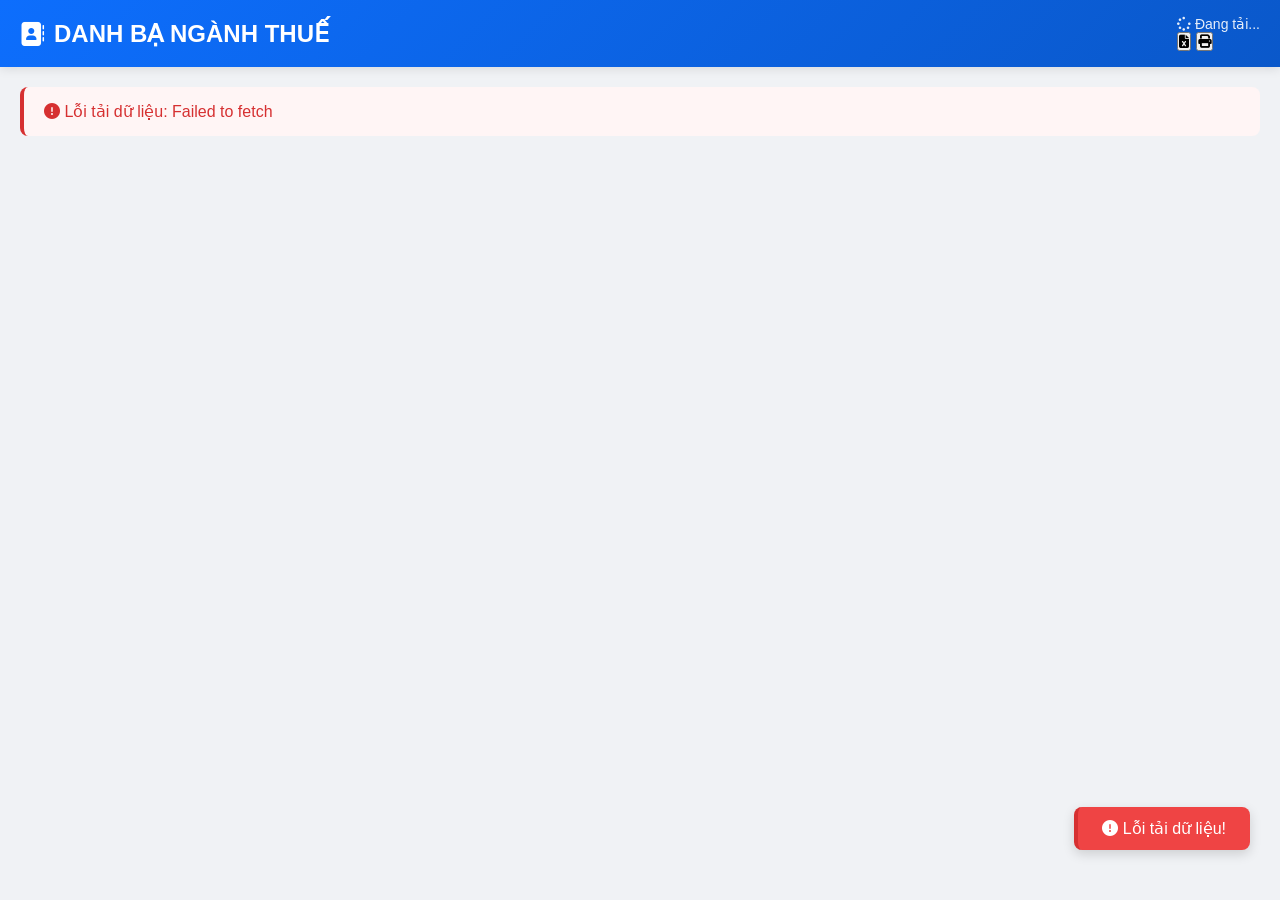
<file: index.html>
<!DOCTYPE html>
<html lang="vi">
<head>
  <meta charset="UTF-8">
  <meta name="viewport" content="width=device-width, initial-scale=1.0">
  <title>📋 Danh bạ toàn ngành Thuế</title>
  <link rel="stylesheet" href="style.css">
  <link rel="stylesheet" href="https://cdnjs.cloudflare.com/ajax/libs/font-awesome/6.4.0/css/all.min.css">
  <style>
    /* ====== CSS CHO PHÒNG/CƠ SỞ ====== */
    .org-grid {
      display: grid;
      grid-template-columns: repeat(auto-fill, minmax(280px, 1fr));
      gap: 16px;
      margin-bottom: 24px;
    }
    .org-card {
      background: #fff;
      border-radius: 12px;
      padding: 20px;
      box-shadow: 0 2px 8px rgba(0,0,0,.06);
      cursor: pointer;
      transition: all .3s;
      border: 2px solid transparent;
      display: flex;
      align-items: center;
      gap: 16px;
    }
    .org-card:hover {
      transform: translateY(-4px);
      box-shadow: 0 6px 24px rgba(0,0,0,.12);
      border-color: #0d6efd;
    }
    .org-card .icon {
      width: 48px;
      height: 48px;
      border-radius: 12px;
      display: flex;
      align-items: center;
      justify-content: center;
      font-size: 24px;
      flex-shrink: 0;
    }
    .org-card .icon.phong-icon { background: #e3f2fd; color: #0d6efd; }
    .org-card .icon.cosu-icon { background: #e8f5e9; color: #2e7d32; }
    
    .org-card .info { flex: 1; }
    .org-card .info .name { font-size: 16px; font-weight: 600; color: #1a1a1a; }
    .org-card .info .count { font-size: 14px; color: #888; margin-top: 2px; }
    .org-card .info .type-badge {
      display: inline-block;
      font-size: 11px;
      padding: 2px 10px;
      border-radius: 12px;
      margin-top: 4px;
      font-weight: 500;
    }
    .org-card .info .type-badge.phong { background: #e3f2fd; color: #0d6efd; }
    .org-card .info .type-badge.cosu { background: #e8f5e9; color: #2e7d32; }
    .org-card .arrow { color: #ccc; font-size: 20px; transition: all .3s; }
    .org-card:hover .arrow { color: #0d6efd; transform: translateX(4px); }

    .section-header {
      display: flex;
      align-items: center;
      justify-content: space-between;
      margin-bottom: 16px;
      padding-bottom: 8px;
      border-bottom: 2px solid #f0f0f0;
    }
    .section-header .title { font-size: 18px; font-weight: 600; color: #1a1a1a; }
    .section-header .title i { margin-right: 10px; }
    .section-header .count { font-size: 14px; font-weight: 400; color: #888; }

    .empty-state {
      text-align: center;
      padding: 40px 20px;
      color: #999;
    }
    .empty-state i { font-size: 48px; margin-bottom: 12px; opacity: 0.5; }
    .empty-state p { font-size: 16px; }

    .badge-count {
      background: #0d6efd;
      color: #fff;
      padding: 1px 10px;
      border-radius: 12px;
      font-size: 12px;
      margin-left: 8px;
    }
  </style>
</head>
<body>
  <!-- ===== HEADER ===== -->
  <header>
    <div class="header-left">
      <button class="back-btn" id="backBtn" onclick="goBack()">
        <i class="fas fa-arrow-left"></i> Quay lại
      </button>
      <h1>
        <i class="fas fa-address-book"></i>
        DANH BẠ NGÀNH THUẾ
      </h1>
    </div>
    <div class="header-right">
      <div class="stats-header" id="headerStats">
        <i class="fas fa-spinner fa-spin"></i> Đang tải...
      </div>
      <button class="btn-export" onclick="exportToExcel()" title="Xuất Excel">
        <i class="fas fa-file-excel"></i>
      </button>
      <button class="btn-print" onclick="window.print()" title="In danh sách">
        <i class="fas fa-print"></i>
      </button>
    </div>
  </header>

  <!-- ===== MAIN CONTENT ===== -->
  <div class="container">
    <div id="loading" class="loading">
      <div class="loading-spinner"></div>
      <p><i class="fas fa-sync fa-spin"></i> Đang tải dữ liệu...</p>
    </div>

    <div id="error" class="error" style="display:none">
      <i class="fas fa-exclamation-circle"></i>
      <span id="errorMessage"></span>
    </div>

    <div id="content" style="display:none">
      <nav class="breadcrumb" id="breadcrumb">
        <span onclick="goHome()"><i class="fas fa-home"></i> Trang chủ</span>
      </nav>

      <div id="birthdayContainer"></div>
      <div id="statsContainer"></div>

      <div id="filtersContainer" style="display:none">
        <div class="filters">
          <div class="filter-group">
            <i class="fas fa-search"></i>
            <input id="search" placeholder="Tìm tên, SĐT, chức vụ...">
          </div>
          <div class="filter-group">
            <i class="fas fa-building"></i>
            <select id="phong"><option value="">Tất cả phòng</option></select>
          </div>
          <div class="filter-group">
            <i class="fas fa-layer-group"></i>
            <select id="to"><option value="">Tất cả tổ</option></select>
          </div>
          <div class="filter-group">
            <i class="fas fa-user-tie"></i>
            <select id="chucVu"><option value="">Tất cả chức vụ</option></select>
          </div>
          <button class="btn-reset" onclick="resetFilters()">
            <i class="fas fa-undo"></i> Reset
          </button>
        </div>
      </div>

      <div id="mainContent"></div>
    </div>
  </div>

  <!-- ===== JAVASCRIPT ===== -->
  <script>
    // ====== CẤU HÌNH ======
    const API = 'https://script.google.com/macros/s/AKfycbyYo7XdQMqMJx9s66v_4u3XM16vJLIf93sCITUDE5LjglRvVM9xu7TfOTHa7y0rGPIWrw/exec?action=all';
    const AVATAR = 'https://raw.githubusercontent.com/thuecoso8/thuecoso8.github.io/main/Avatas/';

    // ====== BIẾN TOÀN CỤC ======
    let allData = [];
    let units = [];
    let currentView = 'home';
    let currentUnit = null;
    let currentOrg = null;
    let currentOrgType = null;
    let currentPage = 1;
    const itemsPerPage = 20;

    // ====== HÀM TIỆN ÍCH ======
    function showToast(message, type = 'success') {
      const toast = document.createElement('div');
      toast.className = `toast ${type}`;
      toast.innerHTML = `<i class="fas ${type === 'success' ? 'fa-check-circle' : type === 'error' ? 'fa-exclamation-circle' : 'fa-info-circle'}"></i> ${message}`;
      document.body.appendChild(toast);
      setTimeout(() => {
        toast.style.opacity = '0';
        setTimeout(() => toast.remove(), 300);
      }, 3000);
    }

    // Hàm chuyển đổi ngày sinh sang định dạng DD/MM/YYYY
    function formatDate(dateStr) {
      if (!dateStr) return '';
      
      // Nếu là chuỗi ngày tháng dạng "dd/mm/yyyy"
      if (typeof dateStr === 'string' && dateStr.includes('/')) {
        return dateStr;
      }
      
      // Nếu là đối tượng Date hoặc chuỗi ngày tháng
      try {
        const date = new Date(dateStr);
        if (isNaN(date.getTime())) {
          // Nếu không parse được, thử xử lý chuỗi "Thu Sep 13 1973 00:00:00 GMT+0700"
          const match = dateStr.match(/(\w+)\s+(\w+)\s+(\d+)\s+(\d+)/);
          if (match) {
            const monthNames = ['Jan', 'Feb', 'Mar', 'Apr', 'May', 'Jun', 'Jul', 'Aug', 'Sep', 'Oct', 'Nov', 'Dec'];
            const monthIndex = monthNames.indexOf(match[2]);
            if (monthIndex !== -1) {
              const day = String(parseInt(match[3])).padStart(2, '0');
              const month = String(monthIndex + 1).padStart(2, '0');
              const year = match[4];
              return `${day}/${month}/${year}`;
            }
          }
          return dateStr;
        }
        
        const day = String(date.getDate()).padStart(2, '0');
        const month = String(date.getMonth() + 1).padStart(2, '0');
        const year = date.getFullYear();
        return `${day}/${month}/${year}`;
      } catch (e) {
        return dateStr;
      }
    }

    // Hàm lấy ngày tháng từ chuỗi ngày sinh
    function parseDate(dateStr) {
      if (!dateStr) return null;
      
      // Nếu là chuỗi "dd/mm/yyyy"
      if (typeof dateStr === 'string' && dateStr.includes('/')) {
        const parts = dateStr.split('/');
        if (parts.length === 3) {
          return { d: parseInt(parts[0]), m: parseInt(parts[1]), y: parseInt(parts[2]) };
        }
      }
      
      // Nếu là đối tượng Date hoặc chuỗi ngày tháng
      try {
        const date = new Date(dateStr);
        if (!isNaN(date.getTime())) {
          return { d: date.getDate(), m: date.getMonth() + 1, y: date.getFullYear() };
        }
      } catch (e) {}
      
      // Thử parse chuỗi "Thu Sep 13 1973 00:00:00 GMT+0700"
      if (typeof dateStr === 'string') {
        const match = dateStr.match(/(\w+)\s+(\w+)\s+(\d+)\s+(\d+)/);
        if (match) {
          const monthNames = ['Jan', 'Feb', 'Mar', 'Apr', 'May', 'Jun', 'Jul', 'Aug', 'Sep', 'Oct', 'Nov', 'Dec'];
          const monthIndex = monthNames.indexOf(match[2]);
          if (monthIndex !== -1) {
            return { d: parseInt(match[3]), m: monthIndex + 1, y: parseInt(match[4]) };
          }
        }
      }
      
      return null;
    }

    function birthdayParts(s) {
      if (!s) return null;
      const parsed = parseDate(s);
      if (parsed) {
        return { d: parsed.d, m: parsed.m };
      }
      return null;
    }

    function countBirthdayInMonth(people) {
      const now = new Date();
      const currentMonth = now.getMonth() + 1;
      return people.filter(x => {
        const b = birthdayParts(x.ngaySinh);
        return b && b.m === currentMonth;
      });
    }

    function getCurrentPeople() {
      if (currentOrg && currentOrgType === 'phong') {
        return allData.filter(x => x.phong === currentOrg && x.donVi === currentUnit);
      } else if (currentOrg && currentOrgType === 'coso') {
        return allData.filter(x => x.thueCoSo === currentOrg && x.donVi === currentUnit);
      } else if (currentUnit) {
        return allData.filter(x => x.donVi === currentUnit);
      }
      return allData;
    }

    // ====== EXPORT EXCEL ======
    function exportToExcel() {
      const people = getCurrentPeople();
      if (people.length === 0) {
        showToast('Không có dữ liệu để xuất!', 'error');
        return;
      }

      const headers = ['Họ tên', 'Chức vụ', 'Đơn vị', 'Phòng', 'Tổ', 'SĐT', 'Ngày sinh'];
      const csvContent = [
        headers.join(','),
        ...people.map(x => [
          `"${x.hoTen || ''}"`,
          `"${x.chucVu || ''}"`,
          `"${x.donVi || ''}"`,
          `"${x.phong || ''}"`,
          `"${x.toNghiepVu || ''}"`,
          `"${x.soDienThoai || ''}"`,
          `"${formatDate(x.ngaySinh)}"`
        ].join(','))
      ].join('\n');

      const blob = new Blob(['\uFEFF' + csvContent], { type: 'text/csv;charset=utf-8;' });
      const link = document.createElement('a');
      link.href = URL.createObjectURL(blob);
      link.download = `danh_bach_thue_${new Date().toISOString().slice(0,10)}.csv`;
      link.click();
      showToast('Xuất Excel thành công!', 'success');
    }

    // ====== RENDER SINH NHẬT ======
    function renderBirthdayForUnit(unitName, people) {
      const container = document.getElementById('birthdayContainer');
      const now = new Date();
      const currentMonth = now.getMonth() + 1;
      const monthNames = ['Tháng 1', 'Tháng 2', 'Tháng 3', 'Tháng 4', 'Tháng 5', 'Tháng 6', 
                          'Tháng 7', 'Tháng 8', 'Tháng 9', 'Tháng 10', 'Tháng 11', 'Tháng 12'];

      const birthdays = people.filter(x => {
        const b = birthdayParts(x.ngaySinh);
        return b && b.m === currentMonth;
      });

      birthdays.sort((a, b) => {
        const ba = birthdayParts(a.ngaySinh);
        const bb = birthdayParts(b.ngaySinh);
        return ba.d - bb.d;
      });

      if (birthdays.length === 0) {
        container.innerHTML = `
          <div class="birthday-card">
            <h3><i class="fas fa-birthday-cake"></i> Sinh nhật tháng ${monthNames[currentMonth - 1]}</h3>
            <div class="no-birthday">
              <i class="fas fa-inbox"></i> Không có ai sinh nhật trong tháng này tại ${unitName}
            </div>
          </div>
        `;
        return;
      }

      let html = `
        <div class="birthday-card">
          <h3>
            <i class="fas fa-birthday-cake"></i> 
            Sinh nhật tháng ${monthNames[currentMonth - 1]} - ${unitName}
            <span class="badge-count">${birthdays.length} người</span>
          </h3>
          <div class="birthday-list">
      `;

      birthdays.forEach(x => {
        const b = birthdayParts(x.ngaySinh);
        html += `
          <div class="birthday-item">
            <span class="name"><i class="fas fa-user"></i> ${x.hoTen || ''}</span>
            <span class="date"><i class="fas fa-calendar-alt"></i> ${b.d}/${b.m}</span>
          </div>
        `;
      });

      html += `</div></div>`;
      container.innerHTML = html;
    }

    // ====== RENDER THỐNG KÊ ======
    function renderQuickStats(people) {
      if (!people || people.length === 0) return '';
      
      const stats = {
        total: people.length,
        departments: [...new Set(people.map(x => x.phong).filter(Boolean))].length,
        teams: [...new Set(people.map(x => x.toNghiepVu).filter(Boolean))].length,
        positions: [...new Set(people.map(x => x.chucVu).filter(Boolean))].length
      };

      return `
        <div class="stats-grid">
          <div class="stat-card purple">
            <div class="number">${stats.total}</div>
            <div class="label"><i class="fas fa-users"></i> Tổng cán bộ</div>
          </div>
          <div class="stat-card pink">
            <div class="number">${stats.departments}</div>
            <div class="label"><i class="fas fa-building"></i> Phòng/Ban</div>
          </div>
          <div class="stat-card blue">
            <div class="number">${stats.teams}</div>
            <div class="label"><i class="fas fa-layer-group"></i> Tổ</div>
          </div>
          <div class="stat-card green">
            <div class="number">${stats.positions}</div>
            <div class="label"><i class="fas fa-user-tie"></i> Chức vụ</div>
          </div>
        </div>
      `;
    }

    // ====== XÂY DỰNG DANH SÁCH ĐƠN VỊ ======
    function buildUnits() {
      const unitMap = {};
      allData.forEach(x => {
        const unit = x.donVi || 'Khác';
        if (!unitMap[unit]) {
          unitMap[unit] = {
            name: unit,
            count: 0,
            phongs: new Set(),
            coSos: new Set(),
            people: []
          };
        }
        unitMap[unit].count++;
        unitMap[unit].people.push(x);
        if (x.phong) {
          unitMap[unit].phongs.add(x.phong);
        }
        if (x.thueCoSo) {
          unitMap[unit].coSos.add(x.thueCoSo);
        }
      });
      return Object.values(unitMap);
    }

    // ====== RENDER TRANG CHỦ ======
    function renderHome() {
      currentView = 'home';
      currentUnit = null;
      currentOrg = null;
      currentOrgType = null;
      currentPage = 1;
      document.getElementById('backBtn').style.display = 'none';
      document.getElementById('filtersContainer').style.display = 'none';
      document.getElementById('headerStats').innerHTML = `
        <i class="fas fa-building"></i> ${units.length} đơn vị · 
        <i class="fas fa-users"></i> ${allData.length} cán bộ
      `;

      document.getElementById('breadcrumb').innerHTML = `
        <span onclick="goHome()"><i class="fas fa-home"></i> Trang chủ</span>
      `;
      document.getElementById('birthdayContainer').innerHTML = '';
      document.getElementById('statsContainer').innerHTML = '';

      const container = document.getElementById('mainContent');
      
      const sortedUnits = [...units].sort((a, b) => {
        if (a.name === 'Cục Thuế') return -1;
        if (b.name === 'Cục Thuế') return 1;
        return a.name.localeCompare(b.name);
      });

      let html = `
        <div class="section-title">
          <i class="fas fa-address-book"></i> Danh sách đơn vị
          <span class="count">(${units.length} đơn vị)</span>
        </div>
        <div class="unit-grid">
      `;

      sortedUnits.forEach(unit => {
        const isCucThue = unit.name === 'Cục Thuế';
        const phongCount = unit.phongs.size;
        const coSoCount = unit.coSos.size;
        const birthdayCount = countBirthdayInMonth(unit.people).length;
        
        html += `
          <div class="unit-card ${isCucThue ? 'cuc-thue' : 'thue-tinh'}" onclick="selectUnit('${unit.name}')">
            <div class="icon">${isCucThue ? '🏛️' : '🏢'}</div>
            <div class="name">${unit.name}</div>
            <div class="count">
              <i class="fas fa-users"></i> ${unit.count} cán bộ · 
              <i class="fas fa-building"></i> ${phongCount} phòng · 
              <i class="fas fa-sitemap"></i> ${coSoCount} cơ sở
            </div>
            <div class="badge">${unit.count}</div>
            ${birthdayCount > 0 ? `<div class="birthday-badge"><i class="fas fa-birthday-cake"></i> ${birthdayCount}</div>` : ''}
          </div>
        `;
      });

      html += `</div>`;
      container.innerHTML = html;
    }

    // ====== CHỌN ĐƠN VỊ ======
    function selectUnit(unitName) {
      currentView = 'unit';
      currentUnit = unitName;
      currentOrg = null;
      currentOrgType = null;
      currentPage = 1;
      document.getElementById('backBtn').style.display = 'flex';
      document.getElementById('filtersContainer').style.display = 'none';
      document.getElementById('headerStats').innerHTML = `
        <i class="fas fa-building"></i> ${unitName}
      `;

      document.getElementById('breadcrumb').innerHTML = `
        <span onclick="goHome()"><i class="fas fa-home"></i> Trang chủ</span>
        <span class="separator">›</span>
        <span class="current">${unitName}</span>
      `;

      const unitData = allData.filter(x => x.donVi === unitName);
      
      renderBirthdayForUnit(unitName, unitData);
      document.getElementById('statsContainer').innerHTML = renderQuickStats(unitData);

      const container = document.getElementById('mainContent');
      
      // Lấy danh sách phòng và cơ sở
      const phongs = [...new Set(unitData.map(x => x.phong).filter(Boolean))].sort();
      const coSos = [...new Set(unitData.map(x => x.thueCoSo).filter(Boolean))].sort();

      let html = '';

      // Hiển thị danh sách phòng
      if (phongs.length > 0) {
        html += `
          <div class="section-header">
            <div class="title"><i class="fas fa-door-open" style="color:#0d6efd;"></i> Phòng chức năng</div>
            <div class="count"><i class="fas fa-users"></i> ${phongs.length} phòng</div>
          </div>
          <div class="org-grid">
        `;
        phongs.forEach(phong => {
          const count = unitData.filter(x => x.phong === phong).length;
          html += `
            <div class="org-card" onclick="selectOrg('${phong}', 'phong')">
              <div class="icon phong-icon"><i class="fas fa-door-open"></i></div>
              <div class="info">
                <div class="name">${phong}</div>
                <div class="count"><i class="fas fa-users"></i> ${count} cán bộ</div>
                <span class="type-badge phong"><i class="fas fa-tag"></i> Phòng</span>
              </div>
              <div class="arrow"><i class="fas fa-chevron-right"></i></div>
            </div>
          `;
        });
        html += `</div>`;
      }

      // Hiển thị danh sách cơ sở
      if (coSos.length > 0) {
        html += `
          <div class="section-header" style="margin-top:24px;">
            <div class="title"><i class="fas fa-sitemap" style="color:#2e7d32;"></i> Thuế cơ sở trực thuộc</div>
            <div class="count"><i class="fas fa-users"></i> ${coSos.length} cơ sở</div>
          </div>
          <div class="org-grid">
        `;
        coSos.forEach(coSo => {
          const count = unitData.filter(x => x.thueCoSo === coSo).length;
          html += `
            <div class="org-card" onclick="selectOrg('${coSo}', 'coso')">
              <div class="icon cosu-icon"><i class="fas fa-building"></i></div>
              <div class="info">
                <div class="name">${coSo}</div>
                <div class="count"><i class="fas fa-users"></i> ${count} cán bộ</div>
                <span class="type-badge cosu"><i class="fas fa-tag"></i> Cơ sở</span>
              </div>
              <div class="arrow"><i class="fas fa-chevron-right"></i></div>
            </div>
          `;
        });
        html += `</div>`;
      }

      if (phongs.length === 0 && coSos.length === 0) {
        html += `
          <div class="empty-state">
            <i class="fas fa-inbox"></i>
            <p>Chưa có dữ liệu phòng hoặc cơ sở</p>
            <p style="font-size:13px;color:#ccc;margin-top:8px;">
              Kiểm tra cột donVi trong Sheet để phân loại phòng
            </p>
          </div>
        `;
      }

      container.innerHTML = html;
    }

    // ====== CHỌN PHÒNG HOẶC CƠ SỞ ======
    function selectOrg(orgName, type) {
      currentView = 'org';
      currentOrg = orgName;
      currentOrgType = type;
      currentPage = 1;
      document.getElementById('backBtn').style.display = 'flex';
      document.getElementById('filtersContainer').style.display = 'block';
      
      const typeLabel = type === 'phong' ? 'Phòng' : 'Cơ sở';
      document.getElementById('headerStats').innerHTML = `
        <i class="fas ${type === 'phong' ? 'fa-door-open' : 'fa-building'}"></i> ${orgName}
      `;

      document.getElementById('breadcrumb').innerHTML = `
        <span onclick="goHome()"><i class="fas fa-home"></i> Trang chủ</span>
        <span class="separator">›</span>
        <span onclick="selectUnit('${currentUnit}')">${currentUnit}</span>
        <span class="separator">›</span>
        <span class="current">${orgName}</span>
      `;

      // Lọc dữ liệu theo loại
      let people = [];
      if (type === 'phong') {
        people = allData.filter(x => x.phong === orgName && x.donVi === currentUnit);
      } else {
        people = allData.filter(x => x.thueCoSo === orgName && x.donVi === currentUnit);
      }
      
      renderBirthdayForUnit(orgName, people);
      document.getElementById('statsContainer').innerHTML = renderQuickStats(people);
      
      populateFilters(people);
      renderPeople(people, orgName);
    }

    // ====== RENDER DANH SÁCH CÁN BỘ ======
    function renderPeople(people, title) {
      const container = document.getElementById('mainContent');
      
      const q = document.getElementById('search')?.value?.toLowerCase().trim() || '';
      const phong = document.getElementById('phong')?.value || '';
      const to = document.getElementById('to')?.value || '';
      const chucVu = document.getElementById('chucVu')?.value || '';

      let filtered = people.filter(x => {
        const txt = JSON.stringify(Object.values(x)).toLowerCase();
        const matchSearch = !q || txt.includes(q);
        const matchPhong = !phong || x.phong === phong;
        const matchTo = !to || x.toNghiepVu === to;
        const matchChucVu = !chucVu || x.chucVu === chucVu;
        return matchSearch && matchPhong && matchTo && matchChucVu;
      });

      filtered.sort((a, b) => (a.hoTen || '').localeCompare(b.hoTen || ''));

      const totalPages = Math.ceil(filtered.length / itemsPerPage);
      const start = (currentPage - 1) * itemsPerPage;
      const end = Math.min(start + itemsPerPage, filtered.length);
      const pageItems = filtered.slice(start, end);

      let html = `
        <div class="section-title">
          <i class="fas fa-users"></i> Danh sách cán bộ - ${title}
          <span class="count">(${filtered.length} người)</span>
          ${filtered.length > itemsPerPage ? `<span class="count">· Trang ${currentPage}/${totalPages}</span>` : ''}
        </div>
      `;

      if (filtered.length === 0) {
        html += `<div class="no-data"><i class="fas fa-search"></i> Không tìm thấy cán bộ nào</div>`;
      } else {
        html += `<div class="people-grid">`;
        pageItems.forEach(x => {
          html += `
            <div class="person-card" onclick="showPersonDetail('${x.hoTen}')">
              <img class="avatar" src="${AVATAR}${x.avatar || ''}" 
                   onerror="this.src='https://ui-avatars.com/api/?name=${encodeURIComponent(x.hoTen || '')}&background=0d6efd&color=fff&size=72'">
              <div class="info">
                <div class="name">${x.hoTen || ''}</div>
                <div class="position">${x.chucVu || ''}</div>
                <div class="dept"><i class="fas fa-building"></i> ${x.phong || x.thueCoSo || ''}</div>
                ${x.toNghiepVu ? `<div class="dept"><i class="fas fa-layer-group"></i> Tổ: ${x.toNghiepVu}</div>` : ''}
                ${x.soDienThoai ? `<a href="tel:${x.soDienThoai}" class="phone"><i class="fas fa-phone"></i> ${x.soDienThoai}</a>` : ''}
              </div>
            </div>
          `;
        });
        html += `</div>`;

        if (totalPages > 1) {
          html += `
            <div class="pagination">
              <button onclick="changePage(${currentPage - 1})" ${currentPage === 1 ? 'disabled' : ''}>
                <i class="fas fa-chevron-left"></i> Trước
              </button>
              <span class="page-info">Trang ${currentPage}/${totalPages}</span>
              <button onclick="changePage(${currentPage + 1})" ${currentPage === totalPages ? 'disabled' : ''}>
                Sau <i class="fas fa-chevron-right"></i>
              </button>
            </div>
          `;
        }
      }

      container.innerHTML = html;
    }

    // ====== PHÂN TRANG ======
    function changePage(page) {
      currentPage = page;
      if (currentOrg && currentOrgType) {
        let people = [];
        if (currentOrgType === 'phong') {
          people = allData.filter(x => x.phong === currentOrg && x.donVi === currentUnit);
        } else {
          people = allData.filter(x => x.thueCoSo === currentOrg && x.donVi === currentUnit);
        }
        renderPeople(people, currentOrg);
      }
    }

    // ====== HIỂN THỊ CHI TIẾT ======
    function showPersonDetail(name) {
      const people = getCurrentPeople();
      const person = people.find(x => x.hoTen === name);
      if (!person) return;

      const modal = document.createElement('div');
      modal.className = 'modal-overlay';
      modal.innerHTML = `
        <div class="modal-content">
          <button class="modal-close" onclick="this.closest('.modal-overlay').remove()">
            <i class="fas fa-times"></i>
          </button>
          <div class="modal-body">
            <img src="${AVATAR}${person.avatar || ''}" 
                 onerror="this.src='https://ui-avatars.com/api/?name=${encodeURIComponent(person.hoTen || '')}&background=0d6efd&color=fff&size=120'"
                 class="modal-avatar">
            <h2>${person.hoTen || ''}</h2>
            <div class="modal-info">
              <div><i class="fas fa-user-tie"></i> <strong>Chức vụ:</strong> ${person.chucVu || ''}</div>
              <div><i class="fas fa-building"></i> <strong>Đơn vị:</strong> ${person.donVi || ''}</div>
              <div><i class="fas fa-building"></i> <strong>Phòng:</strong> ${person.phong || ''}</div>
              <div><i class="fas fa-layer-group"></i> <strong>Tổ:</strong> ${person.toNghiepVu || ''}</div>
              <div><i class="fas fa-phone"></i> <strong>SĐT:</strong> ${person.soDienThoai || ''}</div>
              <div><i class="fas fa-calendar-alt"></i> <strong>Ngày sinh:</strong> ${formatDate(person.ngaySinh)}</div>
            </div>
            ${person.soDienThoai ? `
              <button onclick="window.location.href='tel:${person.soDienThoai}'" class="btn-call">
                <i class="fas fa-phone"></i> Gọi điện
              </button>
            ` : ''}
          </div>
        </div>
      `;
      document.body.appendChild(modal);

      modal.addEventListener('click', function(e) {
        if (e.target === this) this.remove();
      });
    }

    // ====== POPULATE FILTERS ======
    function populateFilters(people) {
      const phongSelect = document.getElementById('phong');
      const toSelect = document.getElementById('to');
      const chucVuSelect = document.getElementById('chucVu');
      
      const phongs = [...new Set(people.map(x => x.phong).filter(Boolean))].sort();
      const tos = [...new Set(people.map(x => x.toNghiepVu).filter(Boolean))].sort();
      const chucVus = [...new Set(people.map(x => x.chucVu).filter(Boolean))].sort();
      
      const currentPhong = phongSelect.value;
      const currentTo = toSelect.value;
      const currentChucVu = chucVuSelect.value;
      
      phongSelect.innerHTML = `<option value=""><i class="fas fa-building"></i> Tất cả phòng</option>`;
      phongs.forEach(v => {
        const o = document.createElement('option');
        o.value = v;
        o.textContent = v;
        phongSelect.appendChild(o);
      });
      if (currentPhong && phongs.includes(currentPhong)) phongSelect.value = currentPhong;
      
      toSelect.innerHTML = `<option value=""><i class="fas fa-layer-group"></i> Tất cả tổ</option>`;
      tos.forEach(v => {
        const o = document.createElement('option');
        o.value = v;
        o.textContent = v;
        toSelect.appendChild(o);
      });
      if (currentTo && tos.includes(currentTo)) toSelect.value = currentTo;

      chucVuSelect.innerHTML = `<option value=""><i class="fas fa-user-tie"></i> Tất cả chức vụ</option>`;
      chucVus.forEach(v => {
        const o = document.createElement('option');
        o.value = v;
        o.textContent = v;
        chucVuSelect.appendChild(o);
      });
      if (currentChucVu && chucVus.includes(currentChucVu)) chucVuSelect.value = currentChucVu;
    }

    // ====== RESET FILTERS ======
    function resetFilters() {
      document.getElementById('search').value = '';
      document.getElementById('phong').value = '';
      document.getElementById('to').value = '';
      document.getElementById('chucVu').value = '';
      currentPage = 1;
      if (currentOrg && currentOrgType) {
        let people = [];
        if (currentOrgType === 'phong') {
          people = allData.filter(x => x.phong === currentOrg && x.donVi === currentUnit);
        } else {
          people = allData.filter(x => x.thueCoSo === currentOrg && x.donVi === currentUnit);
        }
        renderPeople(people, currentOrg);
      }
      showToast('Đã reset bộ lọc', 'info');
    }

    // ====== ĐIỀU HƯỚNG ======
    function goHome() {
      renderHome();
    }

    function goBack() {
      if (currentView === 'org') {
        selectUnit(currentUnit);
      } else if (currentView === 'unit') {
        goHome();
      }
    }

    // ====== SHORTCUT BÀN PHÍM ======
    document.addEventListener('keydown', function(e) {
      if (e.ctrlKey && e.key === 'f') {
        e.preventDefault();
        const search = document.getElementById('search');
        if (search) search.focus();
      }
      if (e.key === 'Escape') {
        const modal = document.querySelector('.modal-overlay');
        if (modal) modal.remove();
      }
      if (e.ctrlKey && e.key === 'Home') {
        e.preventDefault();
        goHome();
      }
    });

    // ====== LOAD DỮ LIỆU ======
    fetch(API)
      .then(r => {
        if (!r.ok) throw new Error(`HTTP ${r.status}`);
        return r.json();
      })
      .then(j => {
        if (!j.success) throw new Error(j.message || 'Unknown error');
        
        allData = (j.data || []).map(x => ({
          ...x,
          hoTen: x.hoTen || '',
          chucVu: x.chucVu || '',
          soDienThoai: x.soDienThoai || '',
          email: x.email || '',
          phong: x.phong || '',
          thueCoSo: x.thueCoSo || '',
          toNghiepVu: x.toNghiepVu || '',
          ngaySinh: x.ngaySinh || '',
          avatar: x.avatar || '',
          donVi: x.donVi || 'Khác'
        }));

        units = buildUnits();

        document.getElementById('loading').style.display = 'none';
        document.getElementById('content').style.display = 'block';
        renderHome();
        showToast(`Đã tải ${allData.length} cán bộ từ ${units.length} đơn vị`, 'success');
      })
      .catch(err => {
        document.getElementById('loading').style.display = 'none';
        const errorEl = document.getElementById('error');
        errorEl.style.display = 'block';
        document.getElementById('errorMessage').textContent = `Lỗi tải dữ liệu: ${err.message}`;
        showToast('Lỗi tải dữ liệu!', 'error');
      });

    // ====== EVENT LISTENERS ======
    document.addEventListener('input', function(e) {
      if (e.target.id === 'search' || e.target.id === 'phong' || 
          e.target.id === 'to' || e.target.id === 'chucVu') {
        currentPage = 1;
        if (currentOrg && currentOrgType) {
          let people = [];
          if (currentOrgType === 'phong') {
            people = allData.filter(x => x.phong === currentOrg && x.donVi === currentUnit);
          } else {
            people = allData.filter(x => x.thueCoSo === currentOrg && x.donVi === currentUnit);
          }
          renderPeople(people, currentOrg);
        }
      }
    });
  </script>
</body>
</html>
</file>
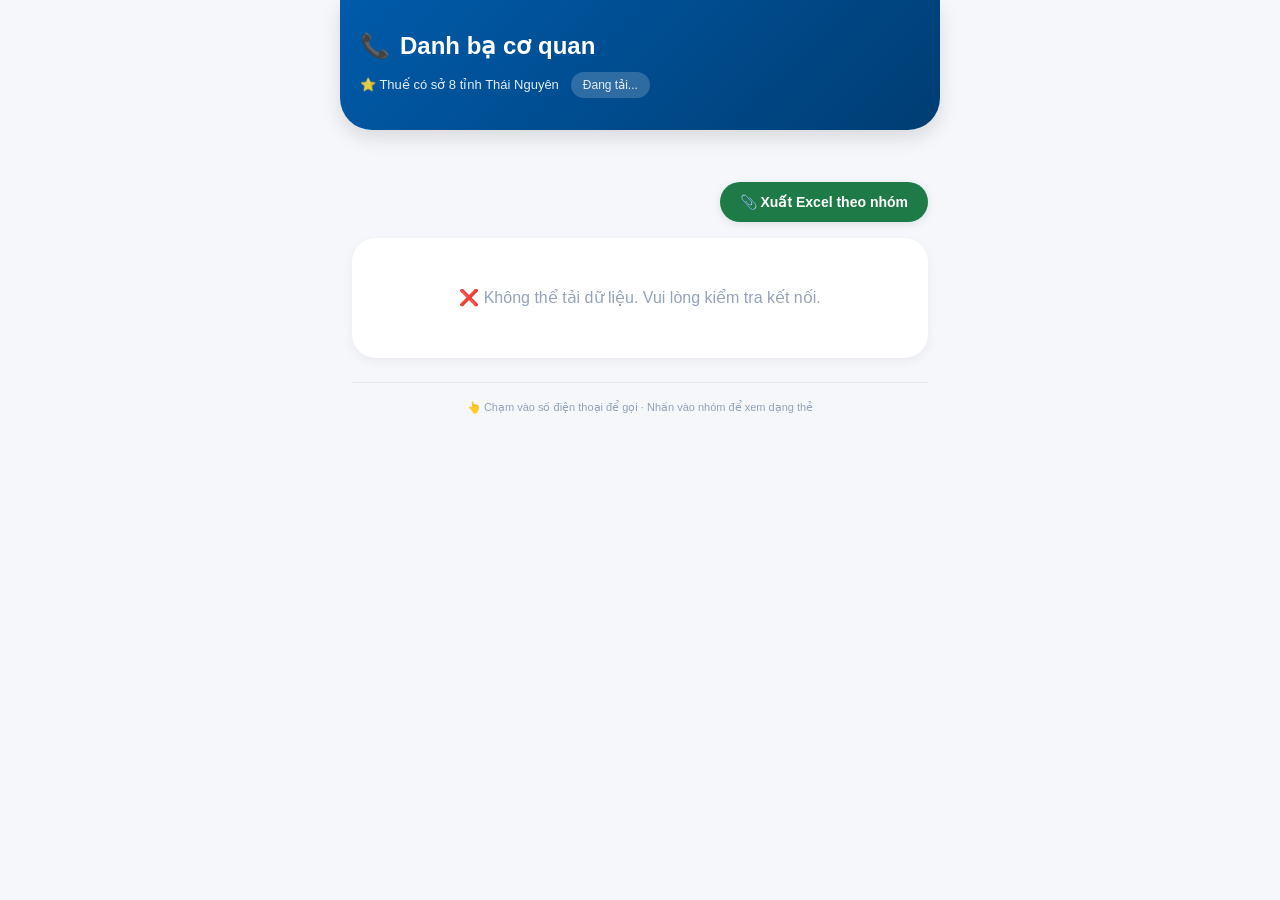
<file: danhba.html>
<!DOCTYPE html>
<html lang="vi">
<head>
<meta charset="UTF-8">
<meta name="viewport" content="width=device-width, initial-scale=1.0, maximum-scale=1.0, user-scalable=yes, viewport-fit=cover">
<meta name="theme-color" content="#005baa">
<title>Danh bạ Thuế cơ sở 8 tỉnh Thái Nguyên</title>

<script src="https://cdn.sheetjs.com/xlsx-0.20.2/package/dist/xlsx.full.min.js"></script>

<style>
  * {
    margin: 0;
    padding: 0;
    box-sizing: border-box;
    -webkit-tap-highlight-color: transparent;
  }

  body {
    font-family: -apple-system, BlinkMacSystemFont, 'Segoe UI', Roboto, Helvetica, Arial, sans-serif;
    background: #f5f7fb;
    color: #1e293b;
    line-height: 1.5;
  }

  /* CONTAINER */
  .container {
    max-width: 600px;
    margin: 0 auto;
    padding: 16px 12px 32px;
  }

  /* HEADER */
  .app-header {
    background: linear-gradient(135deg, #005baa 0%, #003d73 100%);
    margin: -16px -12px 20px -12px;
    padding: 28px 20px 32px;
    border-radius: 0 0 32px 32px;
    color: white;
    box-shadow: 0 8px 20px rgba(0,0,0,0.12);
  }
  .app-header h1 {
    font-size: 24px;
    font-weight: 700;
    display: flex;
    align-items: center;
    gap: 10px;
    margin-bottom: 8px;
  }
  .app-header p {
    font-size: 13px;
    opacity: 0.9;
    display: flex;
    align-items: center;
    gap: 12px;
    flex-wrap: wrap;
  }
  .stats-badge {
    background: rgba(255,255,255,0.2);
    padding: 4px 12px;
    border-radius: 30px;
    font-size: 12px;
    font-weight: 500;
  }

  /* BANNER SINH NHẬT */
  .birthday-card {
    background: linear-gradient(135deg, #fff5e6 0%, #ffe8d9 100%);
    border-radius: 24px;
    padding: 18px;
    margin-bottom: 20px;
    border-left: 4px solid #f97316;
    box-shadow: 0 4px 12px rgba(0,0,0,0.04);
  }
  .birthday-header {
    display: flex;
    align-items: center;
    gap: 10px;
    font-weight: 700;
    font-size: 16px;
    color: #c2410c;
    margin-bottom: 14px;
  }
  .birthday-list {
    display: flex;
    flex-direction: column;
    gap: 10px;
  }
  .birthday-item {
    background: white;
    border-radius: 16px;
    padding: 12px 14px;
    display: flex;
    align-items: center;
    justify-content: space-between;
    flex-wrap: wrap;
    gap: 8px;
    box-shadow: 0 1px 3px rgba(0,0,0,0.05);
  }
  .birthday-info {
    display: flex;
    align-items: center;
    gap: 10px;
    flex: 1;
  }
  .birthday-name {
    font-weight: 600;
    font-size: 15px;
    color: #1e293b;
  }
  .birthday-date {
    background: #ffedd5;
    padding: 4px 12px;
    border-radius: 20px;
    font-size: 12px;
    font-weight: 500;
    color: #f97316;
  }
  .birthday-countdown {
    font-size: 12px;
    color: #64748b;
    background: #f1f5f9;
    padding: 4px 12px;
    border-radius: 20px;
  }
  .no-birthday {
    color: #64748b;
    font-size: 14px;
    text-align: center;
    padding: 8px;
  }

  /* FILTER TABS - DẠNG CUỘN NGANG */
  .filter-section {
    margin-bottom: 20px;
    overflow-x: auto;
    overflow-y: hidden;
    -webkit-overflow-scrolling: touch;
    scrollbar-width: thin;
  }
  .filter-tabs {
    display: flex;
    gap: 10px;
    padding: 4px 2px 8px;
    min-width: min-content;
  }
  .filter-tab {
    padding: 10px 18px;
    background: white;
    border: none;
    border-radius: 40px;
    font-size: 14px;
    font-weight: 500;
    color: #475569;
    white-space: nowrap;
    cursor: pointer;
    transition: all 0.2s ease;
    box-shadow: 0 1px 3px rgba(0,0,0,0.08);
  }
  .filter-tab.active {
    background: #005baa;
    color: white;
    box-shadow: 0 4px 12px rgba(0,91,170,0.3);
  }
  .filter-tab:active {
    transform: scale(0.96);
  }

  /* ACTION BUTTONS */
  .action-bar {
    display: flex;
    justify-content: flex-end;
    margin-bottom: 16px;
  }
  .btn-export {
    background: #1e7b48;
    border: none;
    padding: 12px 20px;
    border-radius: 40px;
    color: white;
    font-weight: 600;
    font-size: 14px;
    display: flex;
    align-items: center;
    gap: 8px;
    cursor: pointer;
    transition: 0.2s;
    box-shadow: 0 2px 8px rgba(0,0,0,0.1);
  }
  .btn-export:active {
    transform: scale(0.97);
  }

  /* TABLE VIEW - DẠNG DANH SÁCH ĐIỆN THOẠI */
  .list-view {
    background: white;
    border-radius: 24px;
    overflow: hidden;
    box-shadow: 0 4px 12px rgba(0,0,0,0.05);
  }
  .list-header {
    display: none;
  }
  .list-item {
    padding: 16px;
    border-bottom: 1px solid #edf2f7;
    transition: background 0.2s;
  }
  .list-item:active {
    background: #f8fafc;
  }
  .list-item:last-child {
    border-bottom: none;
  }
  .item-main {
    display: flex;
    align-items: center;
    gap: 14px;
    margin-bottom: 12px;
  }
  .item-avatar {
    width: 52px;
    height: 52px;
    border-radius: 50%;
    object-fit: cover;
    background: #eef2ff;
    flex-shrink: 0;
  }
  .item-info {
    flex: 1;
  }
  .item-name {
    font-weight: 700;
    font-size: 16px;
    color: #0f3b5c;
    display: flex;
    align-items: center;
    gap: 8px;
    flex-wrap: wrap;
    margin-bottom: 4px;
  }
  .item-position {
    font-size: 12px;
    color: #64748b;
    background: #f1f5f9;
    display: inline-block;
    padding: 2px 10px;
    border-radius: 20px;
  }
  .birthday-chip {
    background: #f97316;
    color: white;
    font-size: 10px;
    padding: 2px 8px;
    border-radius: 20px;
    font-weight: 500;
  }
  .item-contacts {
    display: flex;
    flex-wrap: wrap;
    gap: 12px;
    margin-bottom: 10px;
    padding-left: 66px;
  }
  .contact-link {
    display: inline-flex;
    align-items: center;
    gap: 6px;
    font-size: 13px;
    color: #005baa;
    text-decoration: none;
    background: #eff6ff;
    padding: 6px 12px;
    border-radius: 25px;
  }
  .contact-link:active {
    background: #dbeafe;
  }
  .bank-row {
    display: flex;
    flex-wrap: wrap;
    gap: 8px;
    padding-left: 66px;
    font-size: 11px;
    color: #475569;
  }
  .bank-item {
    background: #f8fafc;
    padding: 4px 10px;
    border-radius: 12px;
  }
  .item-birth {
    padding-left: 66px;
    font-size: 12px;
    color: #64748b;
    margin-top: 8px;
    display: flex;
    align-items: center;
    gap: 8px;
  }

  /* CARD VIEW - DẠNG LƯỚI */
  .grid-view {
    display: grid;
    grid-template-columns: repeat(auto-fill, minmax(280px, 1fr));
    gap: 16px;
    margin-top: 4px;
  }
  .profile-card {
    background: white;
    border-radius: 24px;
    padding: 20px 16px;
    text-align: center;
    position: relative;
    box-shadow: 0 4px 12px rgba(0,0,0,0.06);
    transition: transform 0.2s;
  }
  .profile-card:active {
    transform: scale(0.98);
  }
  .profile-card.birthday-highlight {
    border: 2px solid #f97316;
    background: linear-gradient(145deg, white, #fffaf5);
  }
  .birthday-icon {
    position: absolute;
    top: 12px;
    right: 16px;
    font-size: 28px;
  }
  .profile-avatar {
    width: 90px;
    height: 90px;
    border-radius: 50%;
    object-fit: cover;
    margin-bottom: 12px;
    border: 3px solid #e2e8f0;
  }
  .profile-name {
    font-weight: 700;
    font-size: 18px;
    color: #0f3b5c;
    margin-bottom: 4px;
  }
  .profile-position {
    font-size: 12px;
    color: #64748b;
    background: #f1f5f9;
    display: inline-block;
    padding: 4px 12px;
    border-radius: 20px;
    margin-bottom: 12px;
  }
  .profile-contact {
    margin: 8px 0;
    display: flex;
    justify-content: center;
    gap: 12px;
    flex-wrap: wrap;
  }
  .profile-contact a {
    color: #005baa;
    text-decoration: none;
    font-size: 13px;
    font-weight: 500;
    background: #eff6ff;
    padding: 6px 12px;
    border-radius: 20px;
    display: inline-flex;
    align-items: center;
    gap: 6px;
  }
  .profile-bank {
    background: #f8fafc;
    border-radius: 16px;
    padding: 10px;
    margin-top: 12px;
    font-size: 11px;
    text-align: left;
  }
  .profile-birth {
    margin-top: 10px;
    font-size: 12px;
    color: #64748b;
  }

  /* LOADING & EMPTY */
  .loading-state, .empty-state {
    text-align: center;
    padding: 48px 20px;
    color: #94a3b8;
  }
  .loading-spinner {
    width: 40px;
    height: 40px;
    border: 3px solid #e2e8f0;
    border-top-color: #005baa;
    border-radius: 50%;
    margin: 0 auto 12px;
    animation: spin 0.8s linear infinite;
  }
  @keyframes spin {
    to { transform: rotate(360deg); }
  }

  /* BOTTOM INFO */
  .footer-note {
    text-align: center;
    font-size: 11px;
    color: #94a3b8;
    margin-top: 24px;
    padding-top: 16px;
    border-top: 1px solid #e2e8f0;
  }

  /* HIDE TABLE STYLE */
  .table-view {
    display: none;
  }
</style>
</head>
<body>

<div class="container">
  <div class="app-header">
    <h1>
      <span>📞</span> Danh bạ cơ quan
    </h1>
    <p>
      <span>⭐ Thuế có sở 8 tỉnh Thái Nguyên</span>
      <span id="totalCount" class="stats-badge">Đang tải...</span>
    </p>
  </div>

  <!-- BANNER SINH NHẬT -->
  <div id="birthdayBanner"></div>

  <!-- FILTER TABS -->
  <div class="filter-section">
    <div id="filterTabs" class="filter-tabs"></div>
  </div>

  <!-- ACTION BAR -->
  <div class="action-bar">
    <button class="btn-export" onclick="exportExcelByGroup()">
      📎 Xuất Excel theo nhóm
    </button>
  </div>

  <!-- LIST VIEW (Dạng danh sách điện thoại) -->
  <div id="listView" class="list-view"></div>

  <!-- GRID VIEW (Dạng thẻ) -->
  <div id="gridView" class="grid-view" style="display: none;"></div>

  <div class="footer-note">
    👆 Chạm vào số điện thoại để gọi · Nhấn vào nhóm để xem dạng thẻ
  </div>
</div>

<script>
const SHEET_ID = "1eOOfhGj1Dh32LfRm2Q9dA4HH6xVdYozoNIuZWTsP1Kg";
const SHEET_NAME = "Sheet1";
const PUBLIC_URL = `https://docs.google.com/spreadsheets/d/${SHEET_ID}/gviz/tq?tqx=out:json&sheet=${SHEET_NAME}`;

let rawData = [];
let currentGroup = "all";

// ================ XỬ LÝ NGÀY SINH ================
function parseBirthDate(birthValue) {
  if (!birthValue) return null;
  let year = null, month = null, day = null;
  
  if (typeof birthValue === "object" && birthValue.hasOwnProperty("year")) {
    year = birthValue.year;
    month = birthValue.month;
    day = birthValue.day;
  } else if (typeof birthValue === "string" && birthValue.includes("Date(")) {
    const matches = birthValue.match(/\d+/g);
    if (matches && matches.length >= 3) {
      year = parseInt(matches[0]);
      month = parseInt(matches[1]);
      day = parseInt(matches[2]);
    }
  } else {
    const d = new Date(birthValue);
    if (!isNaN(d.getTime())) {
      year = d.getFullYear();
      month = d.getMonth();
      day = d.getDate();
    }
  }
  
  if (month !== null && day !== null) return { year, month, day };
  return null;
}

function isBirthdayThisMonth(birthValue) {
  const parsed = parseBirthDate(birthValue);
  if (!parsed) return false;
  const now = new Date();
  return parsed.month === now.getMonth();
}

function getBirthdayInfo(birthValue) {
  const parsed = parseBirthDate(birthValue);
  if (!parsed) return null;
  
  const now = new Date();
  const currentYear = now.getFullYear();
  let birthThisYear = new Date(currentYear, parsed.month, parsed.day);
  const today = new Date();
  today.setHours(0, 0, 0, 0);
  
  if (birthThisYear < today) birthThisYear = new Date(currentYear + 1, parsed.month, parsed.day);
  const diffDays = Math.ceil((birthThisYear - today) / (1000 * 60 * 60 * 24));
  
  return {
    dateStr: `${parsed.day.toString().padStart(2,'0')}/${(parsed.month+1).toString().padStart(2,'0')}`,
    daysLeft: diffDays
  };
}

function formatDateDisplay(value) {
  const parsed = parseBirthDate(value);
  if (parsed && parsed.day && parsed.month !== undefined) {
    return `${parsed.day}/${parsed.month + 1}${parsed.year ? `/${parsed.year}` : ''}`;
  }
  return value || "";
}

function getAvatarUrl(avatarValue) {
  if (!avatarValue) return "https://ui-avatars.com/api/?background=005baa&color=fff&bold=true&size=96&rounded=true&name=U";
  let av = String(avatarValue).trim();
  if (av.startsWith("http")) return av;
  if (av.length > 0 && !av.includes("http")) return `https://huynqtd.com/avatars/${av}`;
  return "https://ui-avatars.com/api/?background=005baa&color=fff&size=96&name=NV";
}

// ================ FETCH DATA ================
async function fetchSheetData() {
  try {
    const response = await fetch(PUBLIC_URL);
    const text = await response.text();
    let jsonStr = text;
    const start = jsonStr.indexOf('(');
    const end = jsonStr.lastIndexOf(')');
    if (start !== -1 && end !== -1) jsonStr = jsonStr.slice(start + 1, end);
    
    const jsonData = JSON.parse(jsonStr);
    const rows = jsonData.table.rows || [];
    
    rawData = rows.map(row => {
      const cells = row.c || [];
      return {
        id: cells[0]?.v || "",
        name: cells[1]?.v ? String(cells[1].v).trim() : "",
        position: cells[2]?.v ? String(cells[2].v).trim() : "",
        phone_cq: cells[3]?.v ? String(cells[3].v).trim() : "",
        phone_mobile: cells[4]?.v ? String(cells[4].v).trim() : "",
        bidv: cells[5]?.v ? String(cells[5].v).trim() : "",
        agribank: cells[6]?.v ? String(cells[6].v).trim() : "",
        avatar: cells[7]?.v ? String(cells[7].v).trim() : "",
        group_name: cells[8]?.v ? String(cells[8].v).trim() : "Chưa phân nhóm",
        birth: cells[9]?.v || ""
      };
    }).filter(item => item.name !== "");
    
    document.getElementById("totalCount").innerHTML = `👥 ${rawData.length} nhân sự`;
    return true;
  } catch (err) {
    console.error(err);
    return false;
  }
}

// ================ RENDER SINH NHẬT ================
function renderBirthdayBanner() {
  const birthdayPeople = rawData.filter(p => isBirthdayThisMonth(p.birth));
  const bannerDiv = document.getElementById("birthdayBanner");
  
  if (birthdayPeople.length === 0) {
    bannerDiv.innerHTML = `
      <div class="birthday-card">
        <div class="birthday-header">🎂 Sinh nhật trong tháng</div>
        <div class="no-birthday">✨ Chưa có ai sinh nhật trong tháng này</div>
      </div>
    `;
    return;
  }
  
  let itemsHtml = "";
  birthdayPeople.forEach(person => {
    const info = getBirthdayInfo(person.birth);
    const daysText = info.daysLeft === 0 ? "🎉 Hôm nay" : info.daysLeft === 1 ? "⭐ Mai" : `📅 ${info.daysLeft} ngày`;
    itemsHtml += `
      <div class="birthday-item">
        <div class="birthday-info">
          <span class="birthday-name">${escapeHtml(person.name)}</span>
          <span class="birthday-date">${info.dateStr}</span>
        </div>
        <span class="birthday-countdown">${daysText}</span>
      </div>
    `;
  });
  
  bannerDiv.innerHTML = `
    <div class="birthday-card">
      <div class="birthday-header">🎂 SINH NHẬT THÁNG NÀY (${birthdayPeople.length})</div>
      <div class="birthday-list">${itemsHtml}</div>
    </div>
  `;
}

// ================ RENDER FILTER TABS ================
function renderFilterTabs() {
  const groups = [...new Set(rawData.map(i => i.group_name))].sort();
  const container = document.getElementById("filterTabs");
  container.innerHTML = `<button class="filter-tab active" data-group="all">📋 Tất cả</button>`;
  groups.forEach(g => {
    container.innerHTML += `<button class="filter-tab" data-group="${escapeHtml(g)}">👥 ${escapeHtml(g)}</button>`;
  });
  
  document.querySelectorAll(".filter-tab").forEach(btn => {
    btn.addEventListener("click", function() {
      const group = this.getAttribute("data-group");
      currentGroup = group;
      document.querySelectorAll(".filter-tab").forEach(b => b.classList.remove("active"));
      this.classList.add("active");
      
      if (group === "all") {
        document.getElementById("listView").style.display = "block";
        document.getElementById("gridView").style.display = "none";
        renderListView();
      } else {
        document.getElementById("listView").style.display = "none";
        document.getElementById("gridView").style.display = "grid";
        renderGridView(group);
      }
    });
  });
}

function escapeHtml(str) {
  if (!str) return "";
  return str.replace(/[&<>]/g, m => m === "&" ? "&amp;" : m === "<" ? "&lt;" : "&gt;");
}

// ================ LIST VIEW (Dạng danh sách) ================
function renderListView() {
  const container = document.getElementById("listView");
  if (!rawData.length) {
    container.innerHTML = `<div class="empty-state">📭 Không có dữ liệu</div>`;
    return;
  }
  
  let html = "";
  rawData.forEach((person, idx) => {
    const isBirthday = isBirthdayThisMonth(person.birth);
    const avatarUrl = getAvatarUrl(person.avatar);
    const birthDisplay = formatDateDisplay(person.birth);
    
    html += `
      <div class="list-item">
        <div class="item-main">
          <img class="item-avatar" src="${avatarUrl}" onerror="this.src='https://ui-avatars.com/api/?background=005baa&color=fff&name=${encodeURIComponent(person.name.charAt(0))}'">
          <div class="item-info">
            <div class="item-name">
              ${escapeHtml(person.name)}
              ${isBirthday ? '<span class="birthday-chip">🎂 Tháng này</span>' : ''}
            </div>
            <span class="item-position">${escapeHtml(person.position) || "Nhân viên"}</span>
          </div>
        </div>
        
        <div class="item-contacts">
          ${person.phone_cq ? `<a class="contact-link" href="tel:${encodeURIComponent(person.phone_cq)}">📞 ${escapeHtml(person.phone_cq)}</a>` : ''}
          ${person.phone_mobile ? `<a class="contact-link" href="tel:${encodeURIComponent(person.phone_mobile)}">📱 ${escapeHtml(person.phone_mobile)}</a>` : ''}
        </div>
        
        ${(person.bidv || person.agribank) ? `
        <div class="bank-row">
          ${person.bidv ? `<span class="bank-item">🏦 BIDV: ${escapeHtml(person.bidv)}</span>` : ''}
          ${person.agribank ? `<span class="bank-item">🌾 Agribank: ${escapeHtml(person.agribank)}</span>` : ''}
        </div>
        ` : ''}
        
        ${birthDisplay ? `<div class="item-birth">🎂 Sinh: ${birthDisplay}</div>` : ''}
      </div>
    `;
  });
  container.innerHTML = html;
}

// ================ GRID VIEW (Dạng thẻ) ================
function renderGridView(group) {
  const container = document.getElementById("gridView");
  const filtered = rawData.filter(p => p.group_name === group);
  
  if (filtered.length === 0) {
    container.innerHTML = `<div class="empty-state">🏢 Không có nhân sự trong nhóm này</div>`;
    return;
  }
  
  let html = "";
  filtered.forEach(person => {
    const isBirthday = isBirthdayThisMonth(person.birth);
    const avatarUrl = getAvatarUrl(person.avatar);
    const birthDisplay = formatDateDisplay(person.birth);
    
    html += `
      <div class="profile-card ${isBirthday ? 'birthday-highlight' : ''}">
        ${isBirthday ? '<div class="birthday-icon">🎂</div>' : ''}
        <img class="profile-avatar" src="${avatarUrl}" onerror="this.src='https://ui-avatars.com/api/?background=005baa&color=fff&name=${encodeURIComponent(person.name.charAt(0))}'">
        <div class="profile-name">${escapeHtml(person.name)}</div>
        <div class="profile-position">${escapeHtml(person.position) || "Nhân viên"}</div>
        
        <div class="profile-contact">
          ${person.phone_cq ? `<a href="tel:${encodeURIComponent(person.phone_cq)}">📞</a>` : ''}
          ${person.phone_mobile ? `<a href="tel:${encodeURIComponent(person.phone_mobile)}">📱</a>` : ''}
        </div>
        
        ${(person.bidv || person.agribank) ? `
        <div class="profile-bank">
          ${person.bidv ? `<div>🏦 BIDV: ${escapeHtml(person.bidv)}</div>` : ''}
          ${person.agribank ? `<div>🌾 Agribank: ${escapeHtml(person.agribank)}</div>` : ''}
        </div>
        ` : ''}
        
        ${birthDisplay ? `<div class="profile-birth">🎂 ${birthDisplay}</div>` : ''}
      </div>
    `;
  });
  container.innerHTML = html;
}

// ================ EXPORT EXCEL THEO NHÓM ================
function exportExcelByGroup() {
  if (!rawData.length) {
    alert("Chưa có dữ liệu!");
    return;
  }
  
  const grouped = {};
  rawData.forEach(person => {
    const group = person.group_name || "Chưa phân nhóm";
    if (!grouped[group]) grouped[group] = [];
    grouped[group].push(person);
  });
  
  const excelRows = [];
  excelRows.push(["DANH BẠ CƠ QUAN - PHÂN THEO NHÓM"]);
  excelRows.push([`Ngày xuất: ${new Date().toLocaleString('vi-VN')}`]);
  excelRows.push([]);
  
  const groupOrder = Object.keys(grouped).sort();
  
  groupOrder.forEach(group => {
    const members = grouped[group];
    const birthdayCount = members.filter(m => isBirthdayThisMonth(m.birth)).length;
    
    excelRows.push([`📁 ${group.toUpperCase()}`, `Tổng: ${members.length} người`, `Sinh nhật: ${birthdayCount}`, "", "", "", "", ""]);
    excelRows.push(["STT", "Họ tên", "Chức vụ", "ĐT cơ quan", "Di động", "BIDV", "Agribank", "Ngày sinh"]);
    
    members.forEach((person, idx) => {
      excelRows.push([
        idx + 1,
        person.name,
        person.position,
        person.phone_cq,
        person.phone_mobile,
        person.bidv,
        person.agribank,
        formatDateDisplay(person.birth)
      ]);
    });
    excelRows.push([]);
    excelRows.push([]);
  });
  
  excelRows.push([`📊 TỔNG SỐ: ${rawData.length} nhân sự - ${groupOrder.length} nhóm/phòng ban`]);
  
  const ws = XLSX.utils.aoa_to_sheet(excelRows);
  ws['!cols'] = [{wch:6},{wch:25},{wch:20},{wch:15},{wch:15},{wch:15},{wch:15},{wch:12}];
  const wb = XLSX.utils.book_new();
  XLSX.utils.book_append_sheet(wb, ws, "Danh bạ theo nhóm");
  XLSX.writeFile(wb, `danhba_cq_${new Date().toISOString().slice(0,19).replace(/:/g, '-')}.xlsx`);
}

// ================ INIT ================
(async function init() {
  const listView = document.getElementById("listView");
  listView.innerHTML = `<div class="loading-state"><div class="loading-spinner"></div><div>Đang tải danh bạ...</div></div>`;
  
  await fetchSheetData();
  
  if (rawData.length) {
    renderBirthdayBanner();
    renderFilterTabs();
    renderListView();
  } else {
    listView.innerHTML = `<div class="empty-state">❌ Không thể tải dữ liệu. Vui lòng kiểm tra kết nối.</div>`;
  }
})();

window.exportExcelByGroup = exportExcelByGroup;
</script>
</body>
</html>
</file>
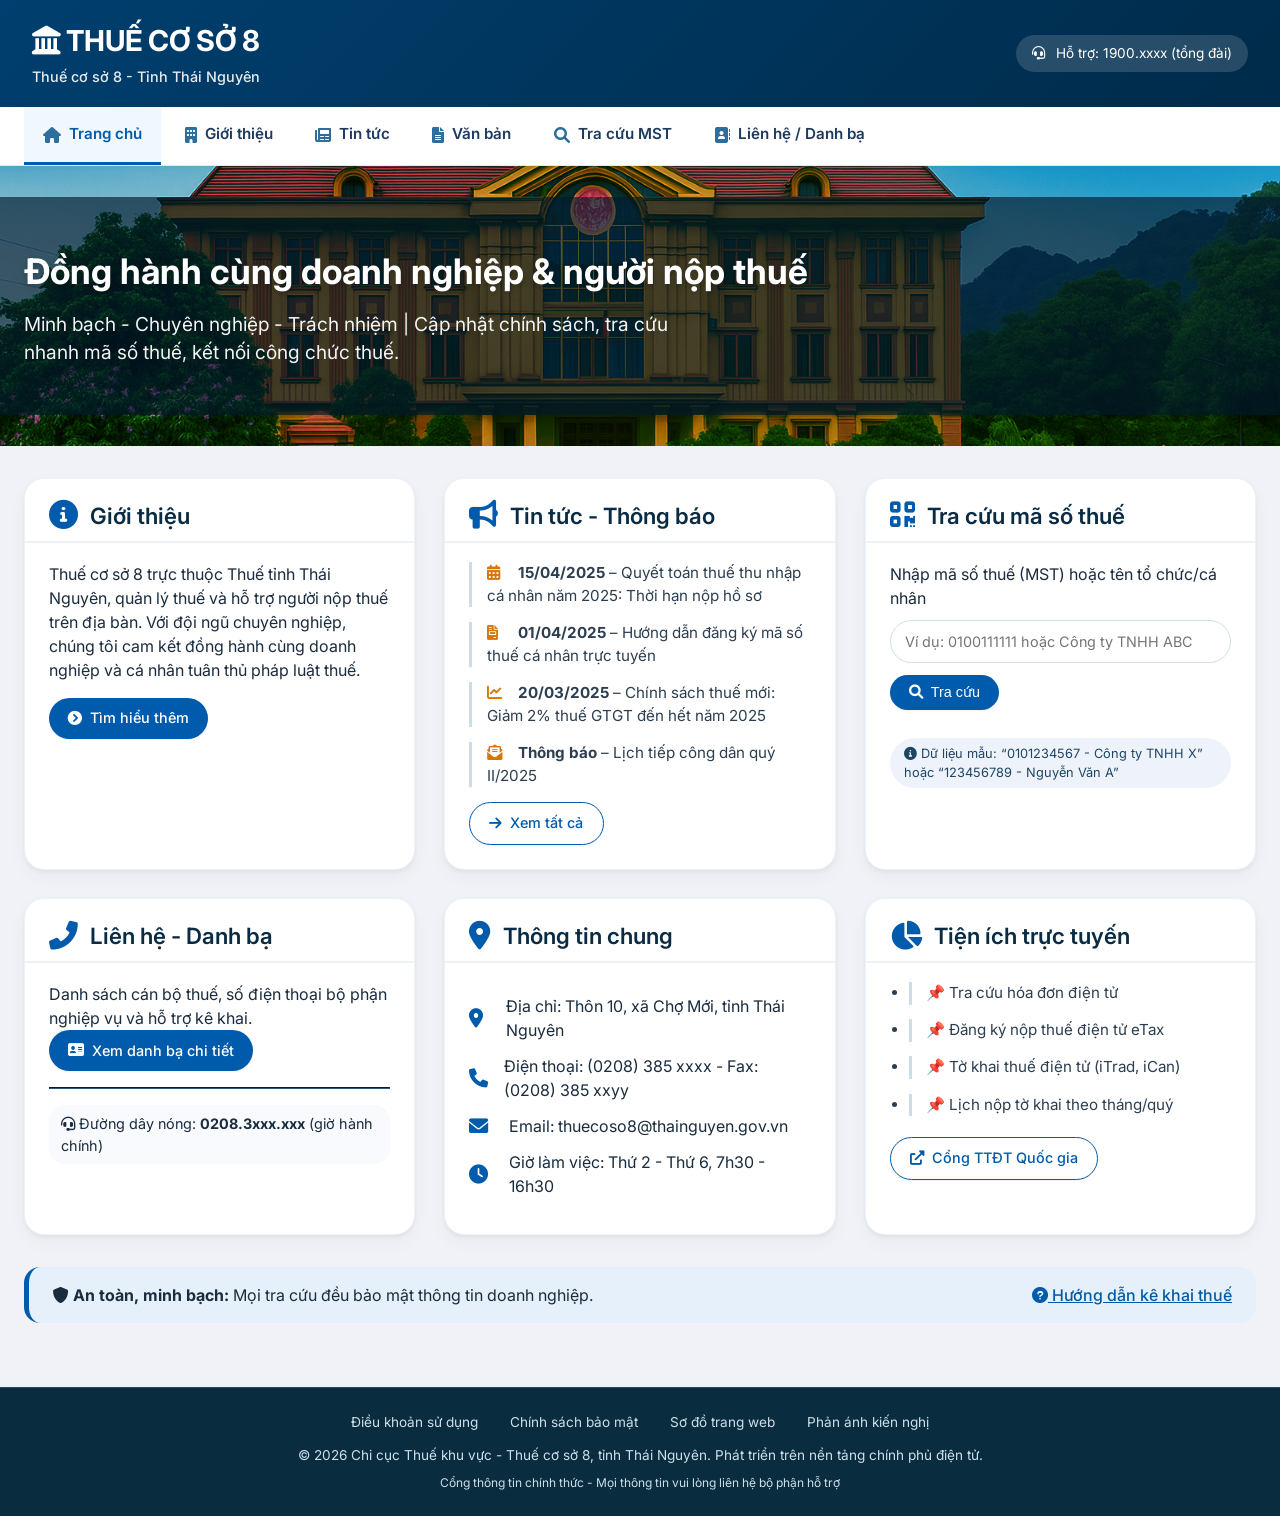
<file: thuecs8.html>
<!DOCTYPE html>
<html lang="vi">
<head>
    <meta charset="UTF-8">
    <meta name="viewport" content="width=device-width, initial-scale=1.0, viewport-fit=cover">
    <meta name="description" content="Cổng thông tin điện tử Thuế cơ sở 8 - Chi cục Thuế khu vực tỉnh Thái Nguyên. Hỗ trợ tra cứu mã số thuế, cập nhật chính sách, văn bản mới và danh bạ công chức.">
    <meta name="keywords" content="Thuế cơ sở 8, Thái Nguyên, tra cứu MST, thuế, kê khai thuế, danh bạ thuế">
    <meta name="author" content="Cục Thuế tỉnh Thái Nguyên">
    <title>Thuế cơ sở 8 tỉnh Thái Nguyên</title>
    
    <!-- Google Fonts & Font Awesome for professional icons -->
    <link rel="preconnect" href="https://fonts.googleapis.com">
    <link rel="preconnect" href="https://fonts.gstatic.com" crossorigin>
    <link href="https://fonts.googleapis.com/css2?family=Inter:opsz,wght@14..32,300;14..32,400;14..32,500;14..32,600;14..32,700&display=swap" rel="stylesheet">
    <link rel="stylesheet" href="https://cdnjs.cloudflare.com/ajax/libs/font-awesome/6.0.0-beta3/css/all.min.css">
    
    <style>
        * {
            margin: 0;
            padding: 0;
            box-sizing: border-box;
        }

        body {
            font-family: 'Inter', Arial, sans-serif;
            background: #f0f2f8;
            color: #1a2c3e;
            line-height: 1.5;
            display: flex;
            flex-direction: column;
            min-height: 100vh;
        }

        /* HEADER */
        .top-header {
            background: linear-gradient(135deg, #003f6f 0%, #002b4a 100%);
            color: white;
            padding: 1.2rem 2rem;
            box-shadow: 0 4px 12px rgba(0,0,0,0.05);
        }
        .header-container {
            max-width: 1280px;
            margin: 0 auto;
            display: flex;
            flex-wrap: wrap;
            justify-content: space-between;
            align-items: center;
            gap: 1rem;
        }
        .logo-area h1 {
            font-size: 1.8rem;
            font-weight: 700;
            letter-spacing: -0.3px;
            margin-bottom: 0.25rem;
        }
        .logo-area p {
            font-size: 0.9rem;
            opacity: 0.9;
            font-weight: 500;
        }
        .badge-header {
            background: rgba(255,255,255,0.15);
            padding: 0.5rem 1rem;
            border-radius: 40px;
            font-size: 0.85rem;
            backdrop-filter: blur(2px);
        }
        .badge-header i {
            margin-right: 0.4rem;
        }

        /* NAVIGATION - professional */
        nav {
            background: #ffffff;
            border-bottom: 1px solid #e2e8f0;
            box-shadow: 0 2px 6px rgba(0,0,0,0.02);
            position: sticky;
            top: 0;
            z-index: 100;
        }
        .nav-container {
            max-width: 1280px;
            margin: 0 auto;
            display: flex;
            flex-wrap: wrap;
            justify-content: flex-start;
            align-items: center;
            gap: 0.25rem;
            padding: 0 1.5rem;
        }
        .nav-container a {
            padding: 1rem 1.2rem;
            color: #1e3a5f;
            text-decoration: none;
            font-weight: 600;
            font-size: 0.95rem;
            transition: all 0.2s ease;
            border-bottom: 3px solid transparent;
            display: inline-flex;
            align-items: center;
            gap: 8px;
        }
        .nav-container a i {
            font-size: 1rem;
            color: #2c6e9e;
        }
        .nav-container a:hover {
            color: #005bac;
            border-bottom-color: #005bac;
            background: #f8fafc;
        }
        .nav-container a.active {
            color: #005bac;
            border-bottom-color: #005bac;
            background: #f0f7ff;
        }

        /* BANNER with overlay & modern effect */
        .hero-banner {
            background: linear-gradient(107deg, #0b3557 0%, #1f5e8c 100%), url('https://thuecoso8.github.io/Avatas/banner3.png');
            background-size: cover;
            background-blend-mode: overlay;
            background-position: center 30%;
            min-height: 280px;
            display: flex;
            align-items: center;
            position: relative;
        }
        .hero-overlay {
            background: rgba(0, 25, 45, 0.65);
            width: 100%;
            padding: 3rem 1.5rem;
        }
        .hero-content {
            max-width: 1280px;
            margin: 0 auto;
            color: white;
        }
        .hero-content h2 {
            font-size: 2.2rem;
            font-weight: 700;
            margin-bottom: 0.75rem;
            text-shadow: 0 2px 5px rgba(0,0,0,0.2);
        }
        .hero-content p {
            font-size: 1.2rem;
            max-width: 650px;
            opacity: 0.95;
        }

        /* MAIN CONTAINER */
        .main-container {
            max-width: 1280px;
            margin: 2rem auto;
            padding: 0 1.5rem;
            flex: 1;
        }

        /* GRID CARDS - nâng cấp */
        .grid-cards {
            display: grid;
            grid-template-columns: repeat(auto-fit, minmax(320px, 1fr));
            gap: 1.8rem;
            margin-bottom: 2rem;
        }
        .card-modern {
            background: #ffffff;
            border-radius: 1.25rem;
            box-shadow: 0 8px 20px rgba(0, 0, 0, 0.03), 0 2px 4px rgba(0, 0, 0, 0.05);
            transition: transform 0.2s ease, box-shadow 0.2s ease;
            overflow: hidden;
            border: 1px solid #edf2f7;
        }
        .card-modern:hover {
            transform: translateY(-4px);
            box-shadow: 0 20px 30px -12px rgba(0, 59, 113, 0.12);
            border-color: #cbdde9;
        }
        .card-header {
            padding: 1.25rem 1.5rem 0.5rem 1.5rem;
            border-bottom: 2px solid #eef2f8;
            display: flex;
            align-items: center;
            gap: 12px;
        }
        .card-header i {
            font-size: 1.8rem;
            color: #005bac;
        }
        .card-header h2 {
            font-size: 1.4rem;
            font-weight: 600;
            color: #0a2b44;
            margin: 0;
        }
        .card-body {
            padding: 1.2rem 1.5rem 1.5rem 1.5rem;
        }
        .news-list {
            list-style: none;
            padding-left: 0;
        }
        .news-list li {
            margin-bottom: 0.9rem;
            border-left: 3px solid #cbdde9;
            padding-left: 0.9rem;
            font-size: 0.95rem;
            color: #2c3e50;
        }
        .news-list li i {
            color: #d97706;
            margin-right: 8px;
            width: 1.2rem;
        }
        .btn-primary {
            display: inline-flex;
            align-items: center;
            gap: 8px;
            background-color: #005bac;
            color: white;
            padding: 0.6rem 1.2rem;
            border-radius: 2rem;
            text-decoration: none;
            font-weight: 500;
            font-size: 0.9rem;
            transition: all 0.2s;
            border: none;
            cursor: pointer;
            box-shadow: 0 1px 2px rgba(0,0,0,0.05);
        }
        .btn-primary:hover {
            background-color: #003f73;
            transform: scale(1.02);
        }
        .btn-outline {
            background: transparent;
            border: 1px solid #005bac;
            color: #005bac;
        }
        .btn-outline:hover {
            background: #eef4fc;
        }
        .search-group {
            display: flex;
            flex-wrap: wrap;
            gap: 12px;
            margin-top: 8px;
        }
        .search-group input {
            flex: 1;
            padding: 12px 14px;
            border: 1px solid #cfdfed;
            border-radius: 40px;
            font-size: 0.9rem;
            transition: 0.2s;
            font-family: inherit;
        }
        .search-group input:focus {
            outline: none;
            border-color: #005bac;
            box-shadow: 0 0 0 3px rgba(0,91,172,0.1);
        }
        .contact-info p {
            margin: 12px 0;
            display: flex;
            align-items: center;
            gap: 12px;
        }
        .contact-info i {
            width: 28px;
            color: #005bac;
            font-size: 1.2rem;
        }
        .toast-msg {
            background: #1f8a4c;
            color: white;
            padding: 6px 14px;
            border-radius: 40px;
            font-size: 0.8rem;
            margin-top: 8px;
            display: inline-block;
        }
        /* footer */
        footer {
            background: #0a2c3f;
            color: #cddfe9;
            padding: 1.5rem 2rem;
            text-align: center;
            margin-top: 2rem;
            font-size: 0.85rem;
            border-top: 1px solid #1f4a6e;
        }
        .footer-links {
            max-width: 1280px;
            margin: 0 auto 0.8rem;
            display: flex;
            justify-content: center;
            gap: 2rem;
            flex-wrap: wrap;
        }
        .footer-links a {
            color: #cddfe9;
            text-decoration: none;
        }
        .footer-links a:hover {
            color: white;
            text-decoration: underline;
        }
        hr {
            margin: 0.5rem 0;
            border-color: #2a577b;
        }
        @media (max-width: 700px) {
            .nav-container a {
                padding: 0.7rem 0.9rem;
                font-size: 0.85rem;
            }
            .hero-content h2 {
                font-size: 1.6rem;
            }
            .card-header h2 {
                font-size: 1.25rem;
            }
        }
    </style>
</head>
<body>

<header class="top-header">
    <div class="header-container">
        <div class="logo-area">
            <h1><i class="fas fa-landmark"></i> THUẾ CƠ SỞ 8</h1>
            <p>Thuế cơ sở 8 - Tỉnh Thái Nguyên</p>
        </div>
        <div class="badge-header">
            <i class="fas fa-headset"></i> Hỗ trợ: 1900.xxxx (tổng đài)
        </div>
    </div>
</header>

<nav>
    <div class="nav-container">
        <a href="index.html" class="active"><i class="fas fa-home"></i> Trang chủ</a>
        <a href="#"><i class="fas fa-building"></i> Giới thiệu</a>
        <a href="#"><i class="fas fa-newspaper"></i> Tin tức</a>
        <a href="#"><i class="fas fa-file-alt"></i> Văn bản</a>
        <a href="#"><i class="fas fa-search"></i> Tra cứu MST</a>
        <a href="/danhba.html"><i class="fas fa-address-book"></i> Liên hệ / Danh bạ</a>
    </div>
</nav>

<div class="hero-banner">
    <div class="hero-overlay">
        <div class="hero-content">
            <h2>Đồng hành cùng doanh nghiệp & người nộp thuế</h2>
            <p>Minh bạch - Chuyên nghiệp - Trách nhiệm | Cập nhật chính sách, tra cứu nhanh mã số thuế, kết nối công chức thuế.</p>
        </div>
    </div>
</div>

<div class="main-container">
    <div class="grid-cards">

        <!-- Giới thiệu -->
        <div class="card-modern">
            <div class="card-header">
                <i class="fas fa-info-circle"></i>
                <h2>Giới thiệu</h2>
            </div>
            <div class="card-body">
                <p style="margin-bottom: 1rem;">Thuế cơ sở 8 trực thuộc Thuế tỉnh Thái Nguyên, quản lý thuế và hỗ trợ người nộp thuế trên địa bàn. Với đội ngũ chuyên nghiệp, chúng tôi cam kết đồng hành cùng doanh nghiệp và cá nhân tuân thủ pháp luật thuế.</p>
                <a href="#" class="btn-primary"><i class="fas fa-chevron-circle-right"></i> Tìm hiểu thêm</a>
            </div>
        </div>

        <!-- Tin tức & Thông báo -->
        <div class="card-modern">
            <div class="card-header">
                <i class="fas fa-bullhorn"></i>
                <h2>Tin tức - Thông báo</h2>
            </div>
            <div class="card-body">
                <ul class="news-list">
                    <li><i class="fas fa-calendar-alt"></i> <strong>15/04/2025</strong> – Quyết toán thuế thu nhập cá nhân năm 2025: Thời hạn nộp hồ sơ</li>
                    <li><i class="fas fa-file-invoice"></i> <strong>01/04/2025</strong> – Hướng dẫn đăng ký mã số thuế cá nhân trực tuyến</li>
                    <li><i class="fas fa-chart-line"></i> <strong>20/03/2025</strong> – Chính sách thuế mới: Giảm 2% thuế GTGT đến hết năm 2025</li>
                    <li><i class="fas fa-envelope-open-text"></i> <strong>Thông báo</strong> – Lịch tiếp công dân quý II/2025</li>
                </ul>
                <a href="#" class="btn-primary btn-outline" style="background:transparent;"><i class="fas fa-arrow-right"></i> Xem tất cả</a>
            </div>
        </div>

        <!-- Tra cứu nhanh MST + tương tác thực tế -->
        <div class="card-modern" id="traCuuCard">
            <div class="card-header">
                <i class="fas fa-qrcode"></i>
                <h2>Tra cứu mã số thuế</h2>
            </div>
            <div class="card-body">
                <p style="margin-bottom: 10px;">Nhập mã số thuế (MST) hoặc tên tổ chức/cá nhân</p>
                <div class="search-group">
                    <input type="text" id="mstInput" placeholder="Ví dụ: 0100111111 hoặc Công ty TNHH ABC" autocomplete="off">
                    <button id="traCuuBtn" class="btn-primary"><i class="fas fa-search"></i> Tra cứu</button>
                </div>
                <div id="traCuuResult" style="margin-top: 16px; font-size:0.9rem;"></div>
                <p class="toast-msg" style="background:#eef2fa; color:#1e4663; margin-top:12px;"><i class="fas fa-info-circle"></i> Dữ liệu mẫu: “0101234567 - Công ty TNHH X” hoặc “123456789 - Nguyễn Văn A”</p>
            </div>
        </div>

        <!-- Liên hệ - Danh bạ (nổi bật) -->
        <div class="card-modern">
            <div class="card-header">
                <i class="fas fa-phone-alt"></i>
                <h2>Liên hệ - Danh bạ</h2>
            </div>
            <div class="card-body">
                <p>Danh sách cán bộ thuế, số điện thoại bộ phận nghiệp vụ và hỗ trợ kê khai.</p>
                <a href="/danhba.html" class="btn-primary"><i class="fas fa-address-card"></i> Xem danh bạ chi tiết</a>
                <hr style="margin: 1rem 0;">
                <div style="font-size:0.9rem; background:#F8FAFE; border-radius: 16px; padding: 8px 12px;">
                    <i class="fas fa-headset"></i> Đường dây nóng: <strong>0208.3xxx.xxx</strong> (giờ hành chính)
                </div>
            </div>
        </div>

        <!-- Thông tin chung & bản đồ ảo -->
        <div class="card-modern">
            <div class="card-header">
                <i class="fas fa-map-marker-alt"></i>
                <h2>Thông tin chung</h2>
            </div>
            <div class="card-body contact-info">
                <p><i class="fas fa-location-dot"></i> Địa chỉ: Thôn 10, xã Chợ Mới, tỉnh Thái Nguyên</p>
                <p><i class="fas fa-phone"></i> Điện thoại: (0208) 385 xxxx - Fax: (0208) 385 xxyy</p>
                <p><i class="fas fa-envelope"></i> Email: thuecoso8@thainguyen.gov.vn</p>
                <p><i class="fas fa-clock"></i> Giờ làm việc: Thứ 2 - Thứ 6, 7h30 - 16h30</p>
            </div>
        </div>

        <!-- Thống kê & tiện ích mở rộng -->
        <div class="card-modern">
            <div class="card-header">
                <i class="fas fa-chart-pie"></i>
                <h2>Tiện ích trực tuyến</h2>
            </div>
            <div class="card-body">
                <ul class="news-list" style="list-style: disc; padding-left: 1.2rem;">
                    <li>📌 Tra cứu hóa đơn điện tử</li>
                    <li>📌 Đăng ký nộp thuế điện tử eTax</li>
                    <li>📌 Tờ khai thuế điện tử (iTrad, iCan)</li>
                    <li>📌 Lịch nộp tờ khai theo tháng/quý</li>
                </ul>
                <a href="#" class="btn-primary btn-outline" style="margin-top: 6px;"><i class="fas fa-external-link-alt"></i> Cổng TTĐT Quốc gia</a>
            </div>
        </div>
    </div>

    <!-- Phần chú thích thêm -->
    <div style="background: #e6f0fa; border-radius: 1rem; padding: 1rem 1.5rem; margin-top: 0.5rem; border-left: 5px solid #005bac;">
        <div style="display: flex; align-items: center; gap: 12px; flex-wrap: wrap; justify-content: space-between;">
            <span><i class="fas fa-shield-alt"></i> <strong>An toàn, minh bạch:</strong> Mọi tra cứu đều bảo mật thông tin doanh nghiệp.</span>
            <a href="#" style="color:#005bac; font-weight: 500;"><i class="fas fa-question-circle"></i> Hướng dẫn kê khai thuế</a>
        </div>
    </div>
</div>

<footer>
    <div class="footer-links">
        <a href="#">Điều khoản sử dụng</a>
        <a href="#">Chính sách bảo mật</a>
        <a href="#">Sơ đồ trang web</a>
        <a href="#">Phản ánh kiến nghị</a>
    </div>
    <div>© 2026 Chi cục Thuế khu vực - Thuế cơ sở 8, tỉnh Thái Nguyên. Phát triển trên nền tảng chính phủ điện tử.</div>
    <div style="margin-top: 8px; font-size:0.75rem;">Cổng thông tin chính thức - Mọi thông tin vui lòng liên hệ bộ phận hỗ trợ</div>
</footer>

<!-- JavaScript chức năng tra cứu giả lập (chuyên nghiệp, thông báo thân thiện) -->
<script>
    (function() {
        const searchBtn = document.getElementById('traCuuBtn');
        const inputField = document.getElementById('mstInput');
        const resultDiv = document.getElementById('traCuuResult');

        // Hàm mô phỏng tra cứu MST (chạy demo)
        function performSearch() {
            let query = inputField.value.trim();
            if (query === "") {
                resultDiv.innerHTML = `<div style="background:#FFF2E8; border-radius: 12px; padding: 10px; color:#b85c00;"><i class="fas fa-exclamation-triangle"></i> Vui lòng nhập mã số thuế hoặc tên doanh nghiệp để tra cứu.</div>`;
                return;
            }

            // Giả lập cơ sở dữ liệu nội bộ của Thuế cơ sở 8
            const mockDB = [
                { mst: "0100111111", name: "Công ty TNHH Thương mại Thái Nguyên", status: "Đang hoạt động", address: "TP Thái Nguyên" },
                { mst: "0200456789", name: "Doanh nghiệp tư nhân Hoàng Long", status: "Đang hoạt động", address: "Phổ Yên" },
                { mst: "0300998877", name: "Công ty CP Xây dựng Sông Cầu", status: "Tạm ngừng hoạt động", address: "Đại Từ" },
                { mst: "123456789", name: "Nguyễn Văn A (hộ kinh doanh)", status: "Đang hoạt động", address: "TP Thái Nguyên" },
                { mst: "987654321", name: "Trần Thị B - Cá nhân kinh doanh", status: "Đang hoạt động", address: "Đồng Hỷ" }
            ];

            let lowerQuery = query.toLowerCase();
            let found = mockDB.find(item => item.mst === query || item.name.toLowerCase().includes(lowerQuery) || query.includes(item.mst));

            if (found) {
                resultDiv.innerHTML = `
                    <div style="background:#E9F6EF; padding: 12px; border-radius: 14px; border-left: 4px solid #1f8a4c;">
                        <i class="fas fa-check-circle" style="color:#1f8a4c;"></i> <strong>Kết quả tra cứu:</strong><br>
                        📄 Mã số thuế: <strong>${found.mst}</strong><br>
                        🏢 Tên tổ chức/cá nhân: ${found.name}<br>
                        ⚙️ Trạng thái: ${found.status}<br>
                        📍 Địa chỉ: ${found.address}<br>
                        <span style="font-size:0.8rem; margin-top:6px; display:block;">ℹ️ Dữ liệu cập nhật từ hệ thống Thuế cơ sở 8</span>
                    </div>
                `;
            } else {
                resultDiv.innerHTML = `
                    <div style="background:#FFEFEF; padding: 12px; border-radius: 14px; border-left: 4px solid #c0392b;">
                        <i class="fas fa-circle-info"></i> Không tìm thấy thông tin cho "${query}".<br>
                        Vui lòng kiểm tra lại mã số thuế hoặc liên hệ trực tiếp Chi cục Thuế để được hỗ trợ.
                    </div>
                `;
            }
        }

        searchBtn.addEventListener('click', performSearch);
        inputField.addEventListener('keypress', function(e) {
            if (e.key === 'Enter') {
                e.preventDefault();
                performSearch();
            }
        });

        // optional: thêm hiệu ứng focus vào thẻ tra cứu
        console.log("Trang Thuế cơ sở 8 - giao diện chuyên nghiệp với tra cứu mẫu");
    })();
</script>
</body>
</html>
</file>
<file: style.css>
/* ====== RESET & BASE ====== */
* {
  box-sizing: border-box;
  margin: 0;
  padding: 0;
}

body {
  font-family: 'Segoe UI', Arial, sans-serif;
  background: #f0f2f5;
  color: #333;
}

/* ====== HEADER ====== */
header {
  background: linear-gradient(135deg, #0d6efd, #0a58ca);
  color: #fff;
  padding: 16px 20px;
  display: flex;
  justify-content: space-between;
  align-items: center;
  box-shadow: 0 2px 10px rgba(0,0,0,.1);
  position: sticky;
  top: 0;
  z-index: 100;
  flex-wrap: wrap;
  gap: 10px;
}

header h1 {
  font-size: 24px;
  font-weight: bold;
  display: flex;
  align-items: center;
  gap: 10px;
}

header .back-btn {
  background: rgba(255,255,255,0.2);
  color: #fff;
  border: none;
  padding: 8px 16px;
  border-radius: 8px;
  cursor: pointer;
  font-size: 14px;
  transition: all .3s;
  display: none;
}

header .back-btn:hover {
  background: rgba(255,255,255,0.3);
}

header .stats-header {
  font-size: 14px;
  opacity: 0.9;
}

/* ====== CONTAINER ====== */
.container {
  max-width: 1400px;
  margin: auto;
  padding: 20px;
}

/* ====== LOADING ====== */
.loading {
  text-align: center;
  padding: 60px;
  color: #666;
}

.loading-spinner {
  display: inline-block;
  width: 50px;
  height: 50px;
  border: 5px solid #f3f3f3;
  border-top: 5px solid #0d6efd;
  border-radius: 50%;
  animation: spin 1s linear infinite;
}

@keyframes spin {
  0% { transform: rotate(0deg); }
  100% { transform: rotate(360deg); }
}

/* ====== ERROR ====== */
.error {
  background: #fff5f5;
  color: #d63031;
  padding: 15px 20px;
  border-radius: 8px;
  border-left: 4px solid #d63031;
  margin-bottom: 20px;
}

/* ====== BREADCRUMB ====== */
.breadcrumb {
  padding: 10px 0 20px 0;
  font-size: 14px;
  color: #666;
  display: flex;
  align-items: center;
  gap: 8px;
  flex-wrap: wrap;
}

.breadcrumb span {
  cursor: pointer;
  color: #0d6efd;
  transition: all .2s;
}

.breadcrumb span:hover {
  text-decoration: underline;
}

.breadcrumb .separator {
  color: #ccc;
  cursor: default;
}

.breadcrumb .current {
  color: #333;
  cursor: default;
  font-weight: 500;
}

/* ====== BIRTHDAY CARD ====== */
.birthday-card {
  background: linear-gradient(135deg, #fff5f5, #fff);
  border-left: 4px solid #ff6b6b;
  margin-bottom: 20px;
  padding: 16px 20px;
  border-radius: 12px;
  box-shadow: 0 2px 8px rgba(0,0,0,.06);
}

.birthday-card h3 {
  font-size: 18px;
  color: #d63031;
  margin-bottom: 12px;
  display: flex;
  align-items: center;
  gap: 10px;
}

.birthday-card .birthday-list {
  display: grid;
  grid-template-columns: repeat(auto-fill, minmax(220px, 1fr));
  gap: 8px;
}

.birthday-card .birthday-item {
  background: #fff;
  padding: 8px 14px;
  border-radius: 8px;
  border: 1px solid #f0f0f0;
  display: flex;
  justify-content: space-between;
  align-items: center;
}

.birthday-card .birthday-item .name {
  font-weight: 500;
  color: #d63031;
}

.birthday-card .birthday-item .date {
  background: #fff0f0;
  padding: 2px 10px;
  border-radius: 12px;
  font-size: 12px;
  color: #d63031;
}

.birthday-card .no-birthday {
  color: #999;
  padding: 10px 0;
  text-align: center;
}

/* ====== UNIT GRID ====== */
.unit-grid {
  display: grid;
  grid-template-columns: repeat(auto-fill, minmax(280px, 1fr));
  gap: 16px;
}

.unit-card {
  background: #fff;
  border-radius: 12px;
  padding: 20px;
  box-shadow: 0 2px 8px rgba(0,0,0,.06);
  cursor: pointer;
  transition: all .3s;
  border: 2px solid transparent;
  position: relative;
}

.unit-card:hover {
  transform: translateY(-4px);
  box-shadow: 0 6px 24px rgba(0,0,0,.12);
  border-color: #0d6efd;
}

.unit-card .icon {
  font-size: 32px;
  margin-bottom: 8px;
}

.unit-card .name {
  font-size: 18px;
  font-weight: 600;
  color: #1a1a1a;
}

.unit-card .count {
  font-size: 14px;
  color: #888;
  margin-top: 4px;
}

.unit-card .badge {
  position: absolute;
  top: 12px;
  right: 12px;
  background: #0d6efd;
  color: #fff;
  padding: 2px 12px;
  border-radius: 12px;
  font-size: 12px;
}

.unit-card .birthday-badge {
  position: absolute;
  bottom: 12px;
  right: 12px;
  background: #ff6b6b;
  color: #fff;
  padding: 2px 12px;
  border-radius: 12px;
  font-size: 12px;
}

.unit-card.cuc-thue {
  border-left: 4px solid #0d6efd;
  background: linear-gradient(135deg, #f0f7ff, #fff);
}

.unit-card.thue-tinh {
  border-left: 4px solid #20c997;
}

.unit-card.thue-tinh:hover {
  border-color: #20c997;
}

/* ====== SUB UNIT ====== */
.sub-unit-grid {
  display: grid;
  grid-template-columns: repeat(auto-fill, minmax(250px, 1fr));
  gap: 14px;
}

.sub-unit-card {
  background: #fff;
  border-radius: 10px;
  padding: 16px 18px;
  box-shadow: 0 2px 6px rgba(0,0,0,.05);
  cursor: pointer;
  transition: all .3s;
  border: 2px solid transparent;
  display: flex;
  align-items: center;
  gap: 12px;
}

.sub-unit-card:hover {
  transform: translateY(-3px);
  box-shadow: 0 4px 16px rgba(0,0,0,.1);
  border-color: #0d6efd;
}

.sub-unit-card .icon {
  font-size: 24px;
}

.sub-unit-card .info {
  flex: 1;
}

.sub-unit-card .info .name {
  font-weight: 500;
  font-size: 15px;
}

.sub-unit-card .info .count {
  font-size: 13px;
  color: #888;
}

.sub-unit-card .arrow {
  color: #ccc;
  font-size: 18px;
}

/* ====== PEOPLE GRID ====== */
.people-grid {
  display: grid;
  grid-template-columns: repeat(auto-fill, minmax(340px, 1fr));
  gap: 14px;
}

.person-card {
  background: #fff;
  border-radius: 12px;
  padding: 16px;
  display: flex;
  gap: 15px;
  box-shadow: 0 2px 6px rgba(0,0,0,.05);
  transition: all .3s;
  border: 1px solid #f0f0f0;
  cursor: pointer;
}

.person-card:hover {
  transform: translateY(-2px);
  box-shadow: 0 4px 16px rgba(0,0,0,.08);
}

.person-card .avatar {
  width: 72px;
  height: 72px;
  border-radius: 50%;
  object-fit: cover;
  border: 3px solid #e0e0e0;
  flex-shrink: 0;
}

.person-card .info {
  flex: 1;
  min-width: 0;
}

.person-card .info .name {
  font-weight: 600;
  font-size: 16px;
  color: #1a1a1a;
}

.person-card .info .position {
  color: #0d6efd;
  font-weight: 500;
  font-size: 14px;
  margin: 2px 0;
}

.person-card .info .dept {
  color: #666;
  font-size: 13px;
  margin: 1px 0;
}

.person-card .info .phone {
  display: inline-block;
  margin-top: 4px;
  padding: 3px 14px;
  background: #e8f0fe;
  color: #0d6efd;
  border-radius: 20px;
  text-decoration: none;
  font-size: 13px;
  font-weight: 500;
  transition: all .2s;
}

.person-card .info .phone:hover {
  background: #0d6efd;
  color: #fff;
}

.person-card .info .email {
  font-size: 12px;
  color: #999;
  margin-top: 2px;
}

/* ====== FILTERS ====== */
.filters {
  display: grid;
  grid-template-columns: repeat(auto-fit, minmax(180px, 1fr));
  gap: 10px;
  margin-bottom: 20px;
}

.filters input,
.filters select {
  padding: 10px 12px;
  border: 2px solid #e0e0e0;
  border-radius: 8px;
  width: 100%;
  font-size: 14px;
  transition: all .3s;
  background: #fff;
}

.filters input:focus,
.filters select:focus {
  outline: none;
  border-color: #0d6efd;
  box-shadow: 0 0 0 3px rgba(13,110,253,.1);
}

.btn-reset {
  padding: 10px 20px;
  background: #6c757d;
  color: #fff;
  border: none;
  border-radius: 8px;
  cursor: pointer;
  font-weight: 500;
  transition: all .3s;
}

.btn-reset:hover {
  background: #5a6268;
}

/* ====== SECTION TITLE ====== */
.section-title {
  font-size: 20px;
  font-weight: 600;
  color: #1a1a1a;
  margin-bottom: 16px;
  display: flex;
  align-items: center;
  gap: 10px;
}

.section-title .count {
  font-size: 14px;
  font-weight: 400;
  color: #888;
}

/* ====== NO DATA ====== */
.no-data {
  text-align: center;
  padding: 40px;
  color: #999;
  font-size: 16px;
}

/* ====== MODAL ====== */
.modal-overlay {
  position: fixed;
  top: 0; left: 0; right: 0; bottom: 0;
  background: rgba(0,0,0,0.5);
  display: flex;
  justify-content: center;
  align-items: center;
  z-index: 1000;
  animation: fadeIn 0.3s;
}

.modal-content {
  background: #fff;
  border-radius: 16px;
  padding: 30px;
  max-width: 500px;
  width: 90%;
  max-height: 90vh;
  overflow-y: auto;
  position: relative;
  animation: slideUp 0.3s;
}

.modal-close {
  position: absolute;
  top: 12px;
  right: 12px;
  background: none;
  border: none;
  font-size: 24px;
  cursor: pointer;
  color: #999;
  transition: color 0.3s;
}

.modal-close:hover {
  color: #333;
}

/* ====== TOAST ====== */
.toast {
  position: fixed;
  bottom: 30px;
  right: 30px;
  padding: 12px 24px;
  border-radius: 8px;
  color: #fff;
  font-weight: 500;
  box-shadow: 0 4px 12px rgba(0,0,0,0.15);
  z-index: 9999;
  transition: opacity 0.3s;
}

.toast.success { background: #10b981; }
.toast.error { background: #ef4444; }
.toast.info { background: #3b82f6; }

/* ====== ANIMATIONS ====== */
@keyframes fadeIn {
  from { opacity: 0; }
  to { opacity: 1; }
}

@keyframes slideUp {
  from { transform: translateY(30px); opacity: 0; }
  to { transform: translateY(0); opacity: 1; }
}

/* ====== QUICK STATS ====== */
.stats-grid {
  display: grid;
  grid-template-columns: repeat(auto-fit, minmax(150px, 1fr));
  gap: 12px;
  margin-bottom: 20px;
}

.stat-card {
  padding: 16px;
  border-radius: 10px;
  color: #fff;
  text-align: center;
}

.stat-card .number {
  font-size: 28px;
  font-weight: bold;
}

.stat-card .label {
  font-size: 13px;
  opacity: 0.9;
}

.stat-card.purple { background: linear-gradient(135deg, #667eea, #764ba2); }
.stat-card.pink { background: linear-gradient(135deg, #f093fb, #f5576c); }
.stat-card.blue { background: linear-gradient(135deg, #4facfe, #00f2fe); }
.stat-card.green { background: linear-gradient(135deg, #43e97b, #38f9d7); }

/* ====== PAGINATION ====== */
.pagination {
  display: flex;
  justify-content: center;
  gap: 8px;
  margin-top: 20px;
}

.pagination button {
  padding: 8px 16px;
  border: 1px solid #ddd;
  border-radius: 6px;
  background: #fff;
  cursor: pointer;
  transition: all 0.3s;
}

.pagination button:hover:not(:disabled) {
  background: #0d6efd;
  color: #fff;
  border-color: #0d6efd;
}

.pagination button:disabled {
  opacity: 0.5;
  cursor: not-allowed;
}

.pagination .page-info {
  padding: 8px 16px;
  color: #666;
}

/* ====== RESPONSIVE ====== */
@media (max-width: 768px) {
  header h1 { font-size: 18px; }
  .container { padding: 12px; }
  .unit-grid { grid-template-columns: repeat(auto-fill, minmax(220px, 1fr)); }
  .people-grid { grid-template-columns: 1fr; }
  .person-card { flex-direction: column; align-items: center; text-align: center; }
  .filters { grid-template-columns: 1fr; }
  .sub-unit-grid { grid-template-columns: 1fr; }
  .birthday-card .birthday-list { grid-template-columns: 1fr; }
  .modal-content { padding: 20px; margin: 10px; }
}
</file>
